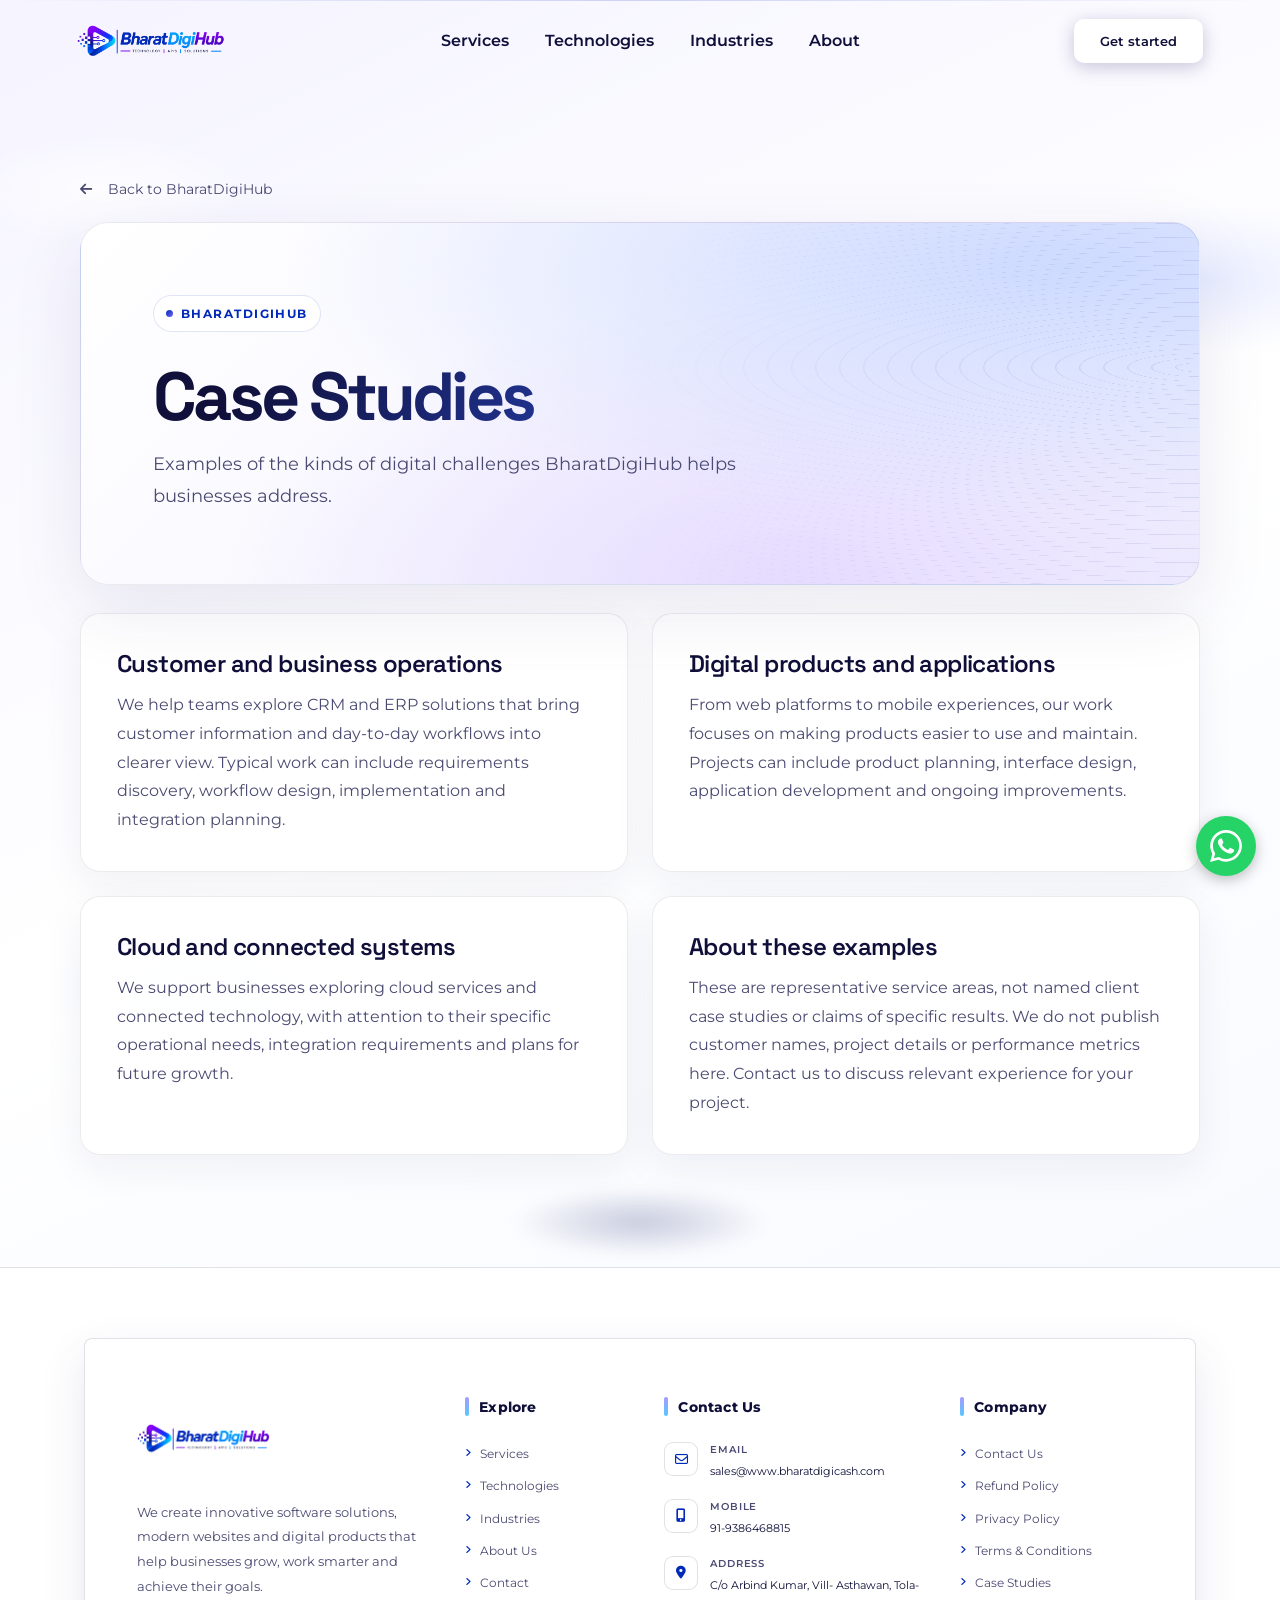
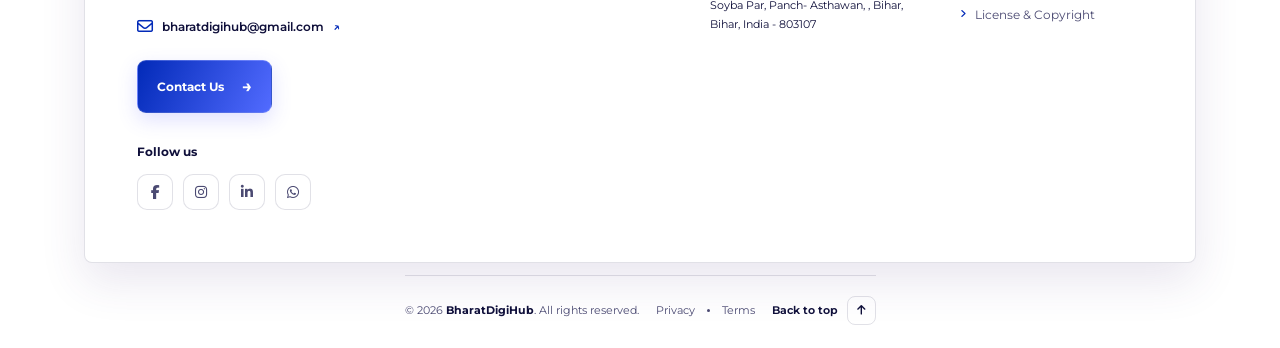
<file: case-study.html>
<!DOCTYPE html>
<html lang="en">
<head>
  <meta charset="utf-8">
  <meta name="viewport" content="width=device-width, initial-scale=1, viewport-fit=cover">
  <title>Case Studies | BharatDigiHub</title>
  <meta name="description" content="Examples of the kinds of digital challenges BharatDigiHub helps businesses address.">
  <meta name="keywords" content="fintech case studies, web development projects, digital product development, business software, BharatDigiHub">
  <meta name="author" content="BharatDigiHub">
  <meta name="robots" content="index, follow">
  <meta name="theme-color" content="#f5f4ff">
  <meta property="og:type" content="article">
  <meta property="og:site_name" content="BharatDigiHub">
  <meta property="og:title" content="Case Studies | BharatDigiHub">
  <meta property="og:description" content="Explore representative fintech, software, and digital product challenges BharatDigiHub helps businesses address.">
  <meta property="og:locale" content="en_IN">
  <meta name="twitter:card" content="summary">
  <meta name="twitter:title" content="Case Studies | BharatDigiHub">
  <meta name="twitter:description" content="Explore representative fintech, software, and digital product challenges BharatDigiHub helps businesses address.">
  <link rel="preconnect" href="https://fonts.googleapis.com">
  <link rel="preconnect" href="https://fonts.gstatic.com" crossorigin>
  <link href="https://fonts.googleapis.com/css2?family=Montserrat:wght@400;500;600;700&display=swap" rel="stylesheet">
  <link href="https://fonts.googleapis.com/css2?family=Space+Grotesk:wght@400;500;700&display=swap" rel="stylesheet">
  <link rel="stylesheet" href="assets/css/main.css">
  <link rel="stylesheet" href="assets/css/header.css">
  <link rel="stylesheet" href="assets/css/footer.css">
  <link rel="stylesheet" href="assets/css/info-pages.css">
  <link rel="stylesheet" href="assets/css/whatsapp-float.css">
  <link rel="stylesheet" href="assets/css/cloud-design.css">
  <link rel="stylesheet" href="https://cdnjs.cloudflare.com/ajax/libs/font-awesome/6.7.2/css/all.min.css">
  <script src="assets/js/site-chrome.js" defer></script>
</head>
<body id="top" class="cloud-page cloud-info">
    <header class="navbar">
      <a class="logo" href="./#top" aria-label="BharatDigiHub home">
        <img src="assets/image/logo/logo.png" alt="BharatDigiHub logo" height="50">
      </a>
      <nav id="primary-navigation" aria-label="Main">
        <a href="./#services">Services</a><a href="./#stack">Technologies</a><a href="./#industries">Industries</a><a
          href="./#story">About</a>
      </nav>
      <a class="btn navbar-cta" href="./#contact">Get started</a>
      <details class="mobile-navigation">
        <summary class="navbar-toggle" aria-label="Open navigation menu">
          <span></span><span></span><span></span>
        </summary>
        <nav aria-label="Mobile main">
          <a href="./#services">Services</a>
          <a href="./#stack">Technologies</a>
          <a href="./#industries">Industries</a>
          <a href="./#story">About</a>
          <a class="btn primary mobile-menu-cta" href="./#contact">Get started <span aria-hidden="true">→</span></a>
        </nav>
      </details>
    </header>
<main class="info-page">
  <div class="shadow-blob" aria-hidden="true"></div>
  <div class="info-page-inner">
    <a class="info-page-breadcrumb" href="./#top"><i class="fa-solid fa-arrow-left" aria-hidden="true"></i>&nbsp; Back to BharatDigiHub</a>
    <header class="info-page-header"><span class="eyebrow">BHARATDIGIHUB</span><h1>Case Studies</h1><p>Examples of the kinds of digital challenges BharatDigiHub helps businesses address.</p></header>
    <div class="info-page-content info-case-layout">
      <section class="info-page-section" aria-labelledby="operations"><h2 id="operations">Customer and business operations</h2><p>We help teams explore CRM and ERP solutions that bring customer information and day-to-day workflows into clearer view. Typical work can include requirements discovery, workflow design, implementation and integration planning.</p></section>
      <section class="info-page-section" aria-labelledby="digital-products"><h2 id="digital-products">Digital products and applications</h2><p>From web platforms to mobile experiences, our work focuses on making products easier to use and maintain. Projects can include product planning, interface design, application development and ongoing improvements.</p></section>
      <section class="info-page-section" aria-labelledby="cloud-systems"><h2 id="cloud-systems">Cloud and connected systems</h2><p>We support businesses exploring cloud services and connected technology, with attention to their specific operational needs, integration requirements and plans for future growth.</p></section>
      <section class="info-page-section" aria-labelledby="examples"><h2 id="examples">About these examples</h2><p>These are representative service areas, not named client case studies or claims of specific results. We do not publish customer names, project details or performance metrics here. Contact us to discuss relevant experience for your project.</p></section>
    </div>
  </div></main>
  <footer class="site-footer" id="footer">
    <div class="footer-glow"></div>
    <div class="footer-dots"></div>

    <div class="footer-main">

      <!-- Brand -->
      <div class="footer-brand">
        <a class="footer-logo" href="./#top" aria-label="BharatDigiHub home">
          <img src="assets/image/logo/logo.png" alt="BharatDigiHub Logo" width="140" height="100">
        </a>

        <p class="footer-description">
          We create innovative software solutions, modern websites
          and digital products that help businesses grow, work smarter
          and achieve their goals.
        </p>

        <a class="footer-email" href="mailto:bharatdigihub@gmail.com">
          <i class="fa-regular fa-envelope"></i>
          bharatdigihub@gmail.com
          <span aria-hidden="true">↗</span>
        </a>

        <a class="footer-cta" href="./#contact">
          Contact Us
          <span aria-hidden="true">→</span>
        </a>

        <div class="footer-social">
          <h3>Follow us</h3>

          <div class="social-icons">
            <!-- Replace # with your official profile URLs -->
            <a href="#" aria-label="Facebook" title="Facebook">
              <i class="fa-brands fa-facebook-f"></i>
            </a>

            <a href="#" aria-label="Instagram" title="Instagram">
              <i class="fa-brands fa-instagram"></i>
            </a>

            <a href="#" aria-label="LinkedIn" title="LinkedIn">
              <i class="fa-brands fa-linkedin-in"></i>
            </a>

            <a href="https://wa.me/919386468815" aria-label="WhatsApp" title="WhatsApp" target="_blank"
              rel="noopener noreferrer">
              <i class="fa-brands fa-whatsapp"></i>
            </a>
          </div>
        </div>
      </div>

      <!-- Explore -->
      <div class="footer-column">
        <h3><span class="footer-heading-line"></span>Explore</h3>

        <a href="./#services"><i class="fa-solid fa-angle-right"></i> Services</a>
        <a href="./#stack"><i class="fa-solid fa-angle-right"></i> Technologies</a>
        <a href="./#industries"><i class="fa-solid fa-angle-right"></i> Industries</a>
        <a href="./#story"><i class="fa-solid fa-angle-right"></i> About Us</a>
        <a href="contactus"><i class="fa-solid fa-angle-right"></i> Contact</a>
      </div>

      <!-- Contact details -->
      <div class="footer-column footer-contact">
        <h3><span class="footer-heading-line"></span>Contact Us</h3>

        <div class="footer-info">
          <span class="footer-info-icon">
            <i class="fa-regular fa-envelope"></i>
          </span>
          <div>
            <small>Email</small>
            <a href="mailto:sales@www.bharatdigicash.com">sales@www.bharatdigicash.com</a>
          </div>
        </div>

        <!-- <div class="footer-info">
          <span class="footer-info-icon">
            <i class="fa-solid fa-phone"></i>
          </span>
          <div>
            <small>Landline</small>
            <a href="tel:01145657842">011-45657842</a>
          </div>
        </div> -->

        <div class="footer-info">
          <span class="footer-info-icon">
            <i class="fa-solid fa-mobile-screen-button"></i>
          </span>
          <div>
            <small>Mobile</small>
            <a href="tel:+919386468815">91-9386468815</a>
          </div>
        </div>

        <div class="footer-info">
          <span class="footer-info-icon">
            <i class="fa-solid fa-location-dot"></i>
          </span>
          <div>
            <small>Address</small>
            <p>
              C/o Arbind Kumar, Vill- Asthawan, Tola- Soyba Par, Panch- Asthawan, , Bihar, Bihar, India - 803107
            </p>
          </div>
        </div>
      </div>

      <!-- Company policies -->
      <div class="footer-column">
        <h3><span class="footer-heading-line"></span>Company</h3>

        <a href="contactus">
          <i class="fa-solid fa-angle-right"></i> Contact Us
        </a>
        <a href="refund-policy">
          <i class="fa-solid fa-angle-right"></i> Refund Policy
        </a>
        <a href="privacy-policy">
          <i class="fa-solid fa-angle-right"></i> Privacy Policy
        </a>
        <a href="term_conditions">
          <i class="fa-solid fa-angle-right"></i> Terms &amp; Conditions
        </a>
        <a href="case-study">
          <i class="fa-solid fa-angle-right"></i> Case Studies
        </a>
        <a href="license">
          <i class="fa-solid fa-angle-right"></i> License &amp; Copyright
        </a>
      </div>

    </div>

    <!-- Bottom bar -->
    <div class="footer-bottom">
      <p>
        © <span id="footer-year">2026</span>
        <strong>BharatDigiHub</strong>.
        All rights reserved.
      </p>

      <div class="footer-legal">
        <a href="privacy-policy">Privacy</a>
        <span></span>
        <a href="term_conditions">Terms</a>
      </div>

      <a class="back-to-top" href="#top">
        Back to top <i class="fa-solid fa-arrow-up"></i>
      </a>
    </div>
  </footer>
  <a class="whatsapp-float" href="https://wa.me/919386468815" aria-label="Chat with us on WhatsApp" title="Chat with us on WhatsApp" target="_blank" rel="noopener noreferrer">
    <svg viewBox="0 0 24 24" aria-hidden="true" focusable="false">
      <path d="M17.472 14.382c-.297-.149-1.758-.867-2.03-.967-.273-.099-.471-.148-.67.15-.197.297-.767.966-.94 1.164-.173.198-.347.223-.644.075-.297-.149-1.255-.463-2.39-1.475-.883-.788-1.48-1.761-1.653-2.059-.173-.297-.018-.458.13-.606.134-.133.297-.347.446-.52.149-.174.198-.298.298-.497.099-.198.05-.372-.025-.521-.075-.149-.669-1.611-.916-2.206-.242-.579-.487-.5-.669-.51l-.57-.01c-.198 0-.52.074-.792.372s-1.04 1.016-1.04 2.479 1.064 2.875 1.213 3.074c.149.198 2.095 3.2 5.076 4.487.709.306 1.262.489 1.693.626.711.226 1.36.194 1.872.118.571-.085 1.758-.719 2.006-1.413.248-.694.248-1.289.173-1.413-.074-.124-.272-.198-.57-.347m-5.421 7.403h-.004a9.87 9.87 0 0 1-5.031-1.378l-.361-.214-3.741.982.999-3.648-.235-.374a9.86 9.86 0 0 1-1.51-5.26c.002-5.45 4.437-9.884 9.888-9.884 2.64 0 5.122 1.03 6.988 2.896a9.825 9.825 0 0 1 2.892 6.993c-.003 5.45-4.437 9.887-9.885 9.887m8.413-18.3A11.815 11.815 0 0 0 12.05 0C5.495 0 .16 5.335.157 11.892c0 2.096.547 4.142 1.588 5.946L.057 24l6.304-1.654a11.882 11.882 0 0 0 5.683 1.448h.005c6.554 0 11.89-5.335 11.893-11.893a11.821 11.821 0 0 0-3.478-8.413Z"/>
    </svg>
  </a>
</body>
</html>
</file>
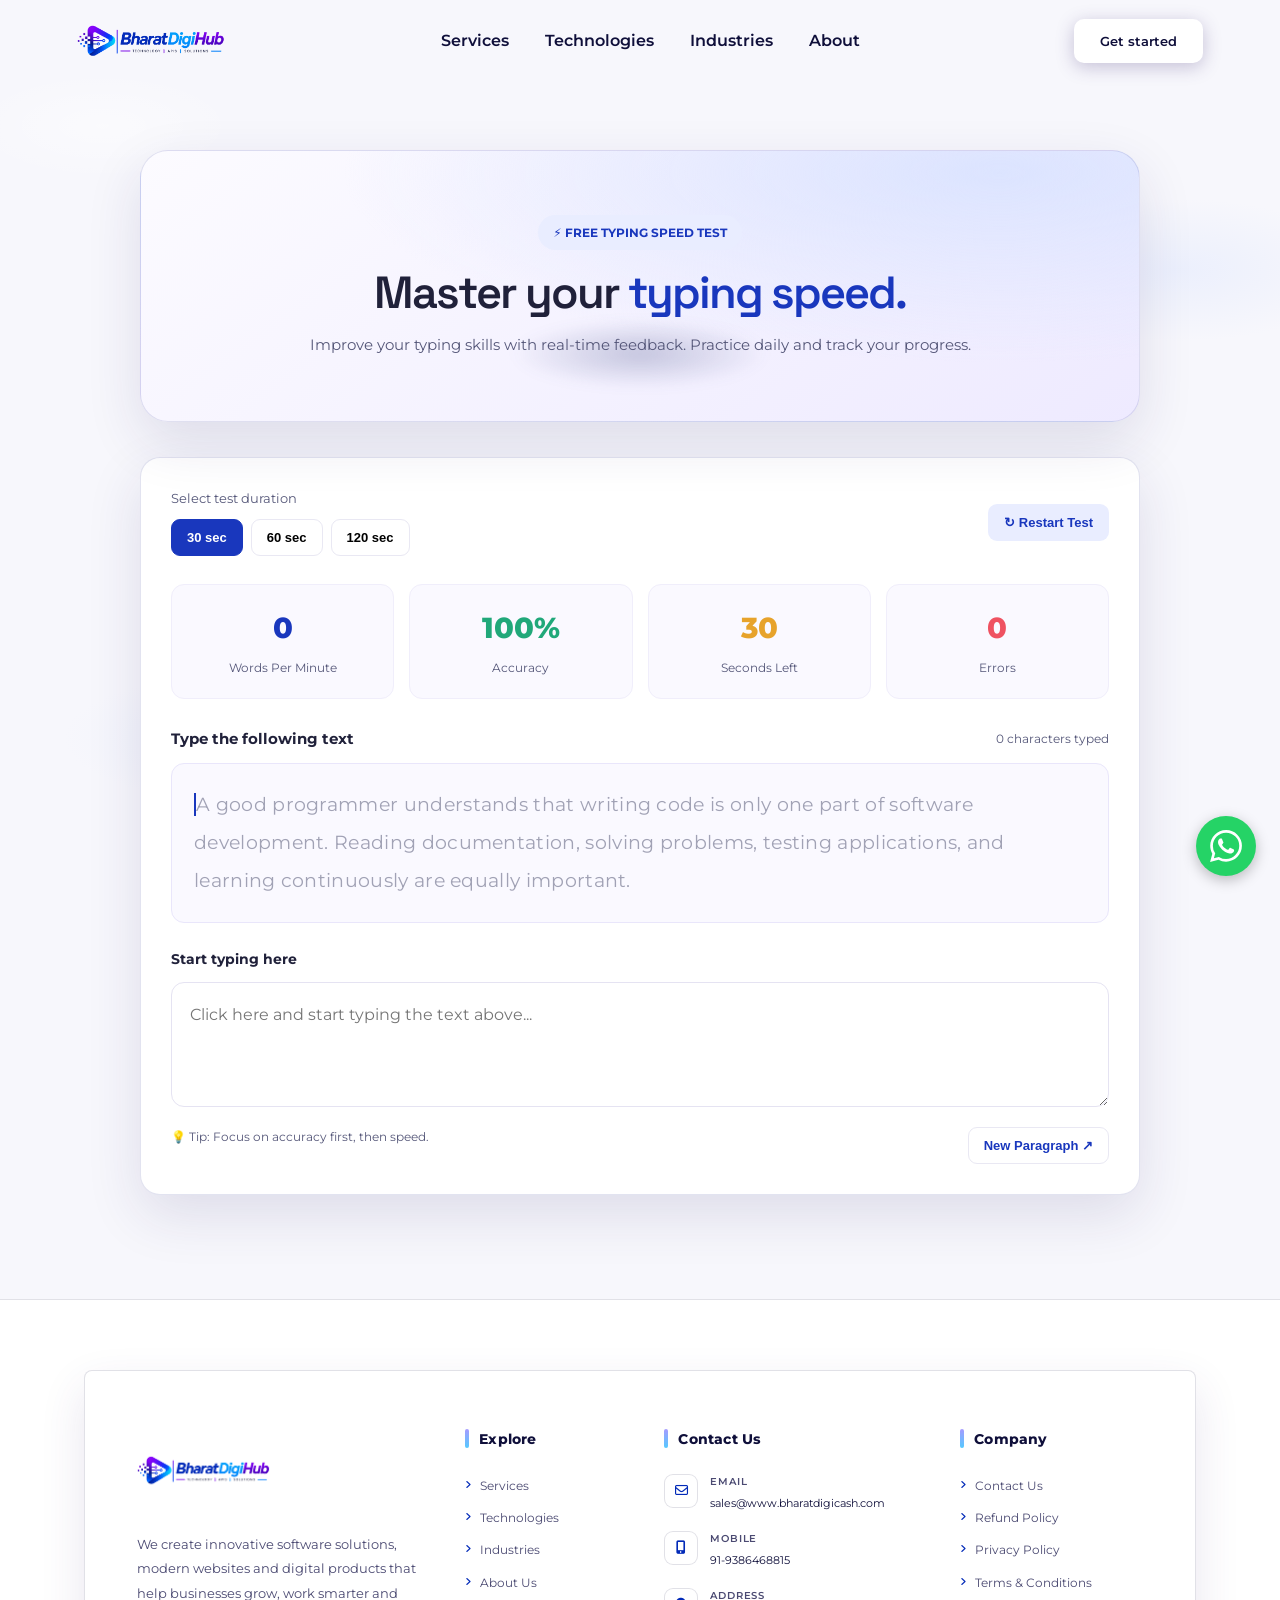
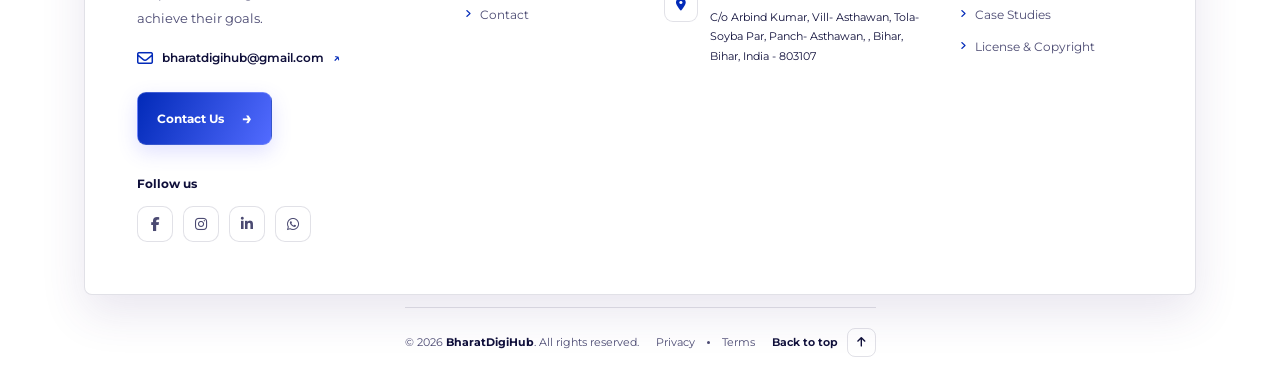
<file: typing.html>
<!DOCTYPE html>
<html lang="en">
<head>
    <meta charset="UTF-8">
    <meta name="viewport" content="width=device-width, initial-scale=1.0">
    <title>TypeMaster - Typing Speed Test</title>
    <meta name="description" content="Practice typing with TypeMaster, a browser-based typing speed test that helps you track your words per minute and accuracy.">
    <meta name="keywords" content="typing speed test, typing practice, words per minute test, typing accuracy">
    <meta name="robots" content="index, follow">
    <meta name="theme-color" content="#f7f7fc">
    <meta property="og:type" content="website">
    <meta property="og:title" content="TypeMaster - Typing Speed Test">
    <meta property="og:description" content="Practice typing and track your speed and accuracy with TypeMaster.">
    <meta name="twitter:card" content="summary">
    <meta name="twitter:title" content="TypeMaster - Typing Speed Test">
    <meta name="twitter:description" content="Practice typing and track your speed and accuracy with TypeMaster.">
    <link rel="stylesheet" href="assets/css/whatsapp-float.css">

    <link href="https://fonts.googleapis.com/css2?family=Montserrat:wght@400;500;600;700&family=Space+Grotesk:wght@400;500;700&display=swap" rel="stylesheet">
    <link rel="stylesheet" href="assets/css/main.css">
    <link rel="stylesheet" href="assets/css/header.css">
    <link rel="stylesheet" href="assets/css/footer.css">
    <link rel="stylesheet" href="https://cdnjs.cloudflare.com/ajax/libs/font-awesome/6.7.2/css/all.min.css">
    <style>
        * {
            margin: 0;
            padding: 0;
            box-sizing: border-box;
        }

        :root {
            --primary: #1937bd;
            --primary-light: #e9edff;
            --dark: #20213a;
            --typing-muted: #555779;
            --background: #f7f7fc;
            --correct: #20a879;
            --wrong: #ef5261;
        }

        body {
            font-family: 'Montserrat', system-ui, sans-serif;
            background: var(--background);
            color: var(--dark);
            min-height: 100vh;
        }

        /* Main container */

        .container {
            width: min(1000px, 92%);
            margin: 50px auto;
        }

        .typing-hero {
            text-align: center;
            margin-bottom: 35px;
        }

        .badge {
            display: inline-block;
            background: var(--primary-light);
            color: var(--primary);
            padding: 8px 15px;
            border-radius: 30px;
            font-size: 12px;
            font-weight: bold;
            margin-bottom: 18px;
        }

        .typing-hero h1 {
            font-size: clamp(30px, 5vw, 45px);
            margin-bottom: 14px;
            letter-spacing: -1.5px;
        }

        .typing-hero h1 span {
            color: var(--primary);
        }

        .typing-hero p {
            color: var(--typing-muted);
            font-size: 15px;
            line-height: 1.7;
        }

        /* Typing card */

        .typing-card {
            background: white;
            border-radius: 20px;
            padding: 30px;
            box-shadow: 0 12px 45px rgba(44, 40, 100, 0.06);
            border: 1px solid #eeedf8;
        }

        .test-toolbar {
            display: flex;
            justify-content: space-between;
            align-items: center;
            gap: 15px;
            flex-wrap: wrap;
            margin-bottom: 28px;
        }

        .section-label {
            font-size: 13px;
            color: var(--typing-muted);
            margin-bottom: 10px;
        }

        .time-options {
            display: flex;
            gap: 8px;
            flex-wrap: wrap;
        }

        .time-btn,
        .restart-btn,
        .new-text-btn {
            border: 1px solid #e9e8f3;
            border-radius: 9px;
            padding: 10px 15px;
            background: white;
            cursor: pointer;
            font-size: 13px;
            font-weight: 600;
            transition: 0.2s;
        }

        .time-btn:hover,
        .new-text-btn:hover {
            border-color: var(--primary);
            color: var(--primary);
        }

        .time-btn.active {
            background: var(--primary);
            color: white;
            border-color: var(--primary);
        }

        .restart-btn {
            background: var(--primary-light);
            color: var(--primary);
            border-color: transparent;
        }

        .restart-btn:hover {
            background: var(--primary);
            color: white;
        }

        /* Statistics */

        .stats {
            display: grid;
            grid-template-columns: repeat(4, 1fr);
            gap: 15px;
            margin-bottom: 28px;
        }

        .stat-box {
            padding: 20px 12px;
            background: #faf9ff;
            border: 1px solid #f0eefb;
            border-radius: 13px;
            text-align: center;
        }

        .stat-value {
            font-size: 29px;
            font-weight: 800;
            margin-bottom: 7px;
        }

        .stat-name {
            color: var(--typing-muted);
            font-size: 12px;
        }

        .stat-box:nth-child(1) .stat-value {
            color: var(--primary);
        }

        .stat-box:nth-child(2) .stat-value {
            color: var(--correct);
        }

        .stat-box:nth-child(3) .stat-value {
            color: #e7a32b;
        }

        .stat-box:nth-child(4) .stat-value {
            color: #ef5261;
        }

        /* Typing passage */

        .passage-heading {
            display: flex;
            justify-content: space-between;
            align-items: center;
            margin-bottom: 12px;
            gap: 10px;
        }

        .passage-heading h3 {
            font-size: 15px;
        }

        .passage-heading span {
            color: var(--typing-muted);
            font-size: 12px;
        }

        .passage {
            position: relative;
            min-height: 155px;
            padding: 22px;
            background: #faf9ff;
            border: 1px solid #e9e6fb;
            border-radius: 13px;
            font-size: 19px;
            line-height: 2;
            letter-spacing: 0.3px;
            color: #a1a2b5;
            overflow-wrap: anywhere;
            white-space: pre-wrap;
        }

        .passage span.correct {
            color: var(--correct);
        }

        .passage span.incorrect {
            color: var(--wrong);
            background: #ffe5e8;
            border-radius: 3px;
        }

        .passage span.current {
            border-left: 2px solid var(--primary);
            animation: blink 1s infinite;
        }

        @keyframes blink {
            0%, 100% { border-color: var(--primary); }
            50% { border-color: transparent; }
        }

        /* Input */

        .input-label {
            display: block;
            font-size: 14px;
            font-weight: bold;
            margin: 25px 0 12px;
        }

        .typing-input {
            width: 100%;
            min-height: 125px;
            resize: vertical;
            padding: 18px;
            border: 1.5px solid #e5e3f2;
            border-radius: 13px;
            outline: none;
            font-family: inherit;
            font-size: 16px;
            line-height: 1.7;
            color: var(--dark);
            transition: 0.2s;
            background: white;
        }

        .typing-input:focus {
            border-color: var(--primary);
            box-shadow: 0 0 0 4px rgba(102, 88, 245, 0.08);
        }

        .typing-input:disabled {
            background: #f5f5f9;
            cursor: not-allowed;
        }

        .input-hint {
            display: flex;
            justify-content: space-between;
            gap: 10px;
            flex-wrap: wrap;
            color: var(--typing-muted);
            font-size: 12px;
            margin-top: 12px;
        }

        .new-text-btn {
            color: var(--primary);
        }

        /* Result */

        .result {
            display: none;
            text-align: center;
            margin-top: 25px;
            padding: 25px;
            background: var(--primary-light);
            border-radius: 14px;
        }

        .result.show {
            display: block;
        }

        .result h2 {
            font-size: 25px;
            margin-bottom: 12px;
        }

        .result p {
            color: #66647e;
            line-height: 1.8;
            margin-bottom: 18px;
        }

        .result strong {
            color: var(--primary);
        }

        .result .restart-btn {
            background: var(--primary);
            color: white;
        }

        /* Responsive */

        @media (max-width: 600px) {
            .container {
                margin: 32px auto;
            }

            .typing-card {
                padding: 18px;
                border-radius: 15px;
            }

            .stats {
                grid-template-columns: repeat(2, 1fr);
                gap: 10px;
            }

            .stat-box {
                padding: 16px 8px;
            }

            .stat-value {
                font-size: 25px;
            }

            .passage {
                padding: 15px;
                font-size: 17px;
            }

            .test-toolbar {
                align-items: flex-start;
            }
        }
    </style>
    <link rel="stylesheet" href="assets/css/cloud-design.css">
    <script src="assets/js/site-chrome.js" defer></script>
</head>

<body id="top" class="cloud-page cloud-typing">

    <header class="navbar">
      <a class="logo" href="./#top" aria-label="BharatDigiHub home">
        <img src="assets/image/logo/logo.png" alt="BharatDigiHub logo" height="50">
      </a>
      <nav id="primary-navigation" aria-label="Main">
        <a href="./#services">Services</a><a href="./#stack">Technologies</a><a href="./#industries">Industries</a><a
          href="./#story">About</a>
      </nav>
      <a class="btn navbar-cta" href="./#contact">Get started</a>
      <details class="mobile-navigation">
        <summary class="navbar-toggle" aria-label="Open navigation menu">
          <span></span><span></span><span></span>
        </summary>
        <nav aria-label="Mobile main">
          <a href="./#services">Services</a>
          <a href="./#stack">Technologies</a>
          <a href="./#industries">Industries</a>
          <a href="./#story">About</a>
          <a class="btn primary mobile-menu-cta" href="./#contact">Get started <span aria-hidden="true">→</span></a>
        </nav>
      </details>
    </header>

    <main class="container">

        <!-- Hero -->
        <section class="typing-hero">
            <div class="shadow-blob" aria-hidden="true"></div>
            <div class="badge">⚡ FREE TYPING SPEED TEST</div>

            <h1>Master your <span>typing speed.</span></h1>

            <p>
                Improve your typing skills with real-time feedback.
                Practice daily and track your progress.
            </p>
        </section>

        <!-- Typing test -->
        <section class="typing-card">

            <div class="test-toolbar">
                <div>
                    <div class="section-label">Select test duration</div>

                    <div class="time-options">
                        <button class="time-btn active" data-time="30">
                            30 sec
                        </button>

                        <button class="time-btn" data-time="60">
                            60 sec
                        </button>

                        <button class="time-btn" data-time="120">
                            120 sec
                        </button>
                    </div>
                </div>

                <button class="restart-btn" id="restartBtn">
                    ↻ Restart Test
                </button>
            </div>

            <!-- Statistics -->
            <div class="stats">

                <div class="stat-box">
                    <div class="stat-value" id="wpm">0</div>
                    <div class="stat-name">Words Per Minute</div>
                </div>

                <div class="stat-box">
                    <div class="stat-value" id="accuracy">100%</div>
                    <div class="stat-name">Accuracy</div>
                </div>

                <div class="stat-box">
                    <div class="stat-value" id="timer">30</div>
                    <div class="stat-name">Seconds Left</div>
                </div>

                <div class="stat-box">
                    <div class="stat-value" id="errors">0</div>
                    <div class="stat-name">Errors</div>
                </div>

            </div>

            <!-- Passage -->
            <div class="passage-heading">
                <h3>Type the following text</h3>
                <span id="progress">0 characters typed</span>
            </div>

            <div class="passage" id="passage"></div>

            <!-- Typing input -->
            <label class="input-label" for="typingInput">
                Start typing here
            </label>

            <textarea
                class="typing-input"
                id="typingInput"
                placeholder="Click here and start typing the text above..."
                spellcheck="false"
                autocomplete="off"
                autocapitalize="off"
            ></textarea>

            <div class="input-hint">
                <span>💡 Tip: Focus on accuracy first, then speed.</span>

                <button class="new-text-btn" id="newTextBtn">
                    New Paragraph ↗
                </button>
            </div>

            <!-- Result -->
            <div class="result" id="result">
                <h2>🎉 Test Completed!</h2>
                <p id="resultText"></p>

                <button class="restart-btn" id="tryAgainBtn">
                    Try Again ↻
                </button>
            </div>

        </section>

    </main>

  <footer class="site-footer" id="footer">
    <div class="footer-glow"></div>
    <div class="footer-dots"></div>

    <div class="footer-main">

      <!-- Brand -->
      <div class="footer-brand">
        <a class="footer-logo" href="./#top" aria-label="BharatDigiHub home">
          <img src="assets/image/logo/logo.png" alt="BharatDigiHub Logo" width="140" height="100">
        </a>

        <p class="footer-description">
          We create innovative software solutions, modern websites
          and digital products that help businesses grow, work smarter
          and achieve their goals.
        </p>

        <a class="footer-email" href="mailto:bharatdigihub@gmail.com">
          <i class="fa-regular fa-envelope"></i>
          bharatdigihub@gmail.com
          <span aria-hidden="true">↗</span>
        </a>

        <a class="footer-cta" href="./#contact">
          Contact Us
          <span aria-hidden="true">→</span>
        </a>

        <div class="footer-social">
          <h3>Follow us</h3>

          <div class="social-icons">
            <!-- Replace # with your official profile URLs -->
            <a href="#" aria-label="Facebook" title="Facebook">
              <i class="fa-brands fa-facebook-f"></i>
            </a>

            <a href="#" aria-label="Instagram" title="Instagram">
              <i class="fa-brands fa-instagram"></i>
            </a>

            <a href="#" aria-label="LinkedIn" title="LinkedIn">
              <i class="fa-brands fa-linkedin-in"></i>
            </a>

            <a href="https://wa.me/919386468815" aria-label="WhatsApp" title="WhatsApp" target="_blank"
              rel="noopener noreferrer">
              <i class="fa-brands fa-whatsapp"></i>
            </a>
          </div>
        </div>
      </div>

      <!-- Explore -->
      <div class="footer-column">
        <h3><span class="footer-heading-line"></span>Explore</h3>

        <a href="./#services"><i class="fa-solid fa-angle-right"></i> Services</a>
        <a href="./#stack"><i class="fa-solid fa-angle-right"></i> Technologies</a>
        <a href="./#industries"><i class="fa-solid fa-angle-right"></i> Industries</a>
        <a href="./#story"><i class="fa-solid fa-angle-right"></i> About Us</a>
        <a href="contactus"><i class="fa-solid fa-angle-right"></i> Contact</a>
      </div>

      <!-- Contact details -->
      <div class="footer-column footer-contact">
        <h3><span class="footer-heading-line"></span>Contact Us</h3>

        <div class="footer-info">
          <span class="footer-info-icon">
            <i class="fa-regular fa-envelope"></i>
          </span>
          <div>
            <small>Email</small>
            <a href="mailto:sales@www.bharatdigicash.com">sales@www.bharatdigicash.com</a>
          </div>
        </div>

        <!-- <div class="footer-info">
          <span class="footer-info-icon">
            <i class="fa-solid fa-phone"></i>
          </span>
          <div>
            <small>Landline</small>
            <a href="tel:01145657842">011-45657842</a>
          </div>
        </div> -->

        <div class="footer-info">
          <span class="footer-info-icon">
            <i class="fa-solid fa-mobile-screen-button"></i>
          </span>
          <div>
            <small>Mobile</small>
            <a href="tel:+919386468815">91-9386468815</a>
          </div>
        </div>

        <div class="footer-info">
          <span class="footer-info-icon">
            <i class="fa-solid fa-location-dot"></i>
          </span>
          <div>
            <small>Address</small>
            <p>
              C/o Arbind Kumar, Vill- Asthawan, Tola- Soyba Par, Panch- Asthawan, , Bihar, Bihar, India - 803107
            </p>
          </div>
        </div>
      </div>

      <!-- Company policies -->
      <div class="footer-column">
        <h3><span class="footer-heading-line"></span>Company</h3>

        <a href="contactus">
          <i class="fa-solid fa-angle-right"></i> Contact Us
        </a>
        <a href="refund-policy">
          <i class="fa-solid fa-angle-right"></i> Refund Policy
        </a>
        <a href="privacy-policy">
          <i class="fa-solid fa-angle-right"></i> Privacy Policy
        </a>
        <a href="term_conditions">
          <i class="fa-solid fa-angle-right"></i> Terms &amp; Conditions
        </a>
        <a href="case-study">
          <i class="fa-solid fa-angle-right"></i> Case Studies
        </a>
        <a href="license">
          <i class="fa-solid fa-angle-right"></i> License &amp; Copyright
        </a>
      </div>

    </div>

    <!-- Bottom bar -->
    <div class="footer-bottom">
      <p>
        © <span id="footer-year">2026</span>
        <strong>BharatDigiHub</strong>.
        All rights reserved.
      </p>

      <div class="footer-legal">
        <a href="privacy-policy">Privacy</a>
        <span></span>
        <a href="term_conditions">Terms</a>
      </div>

      <a class="back-to-top" href="#top">
        Back to top <i class="fa-solid fa-arrow-up"></i>
      </a>
    </div>
  </footer>

    <script>
        const paragraphs = [
            "Learning to type faster requires regular practice and patience. Start slowly, focus on accuracy, and gradually increase your speed. With consistent effort, you will become a confident typist.",

            "Technology has transformed the way people communicate, learn, and work. Computers help us solve complex problems, organize information, and connect with people around the world.",

            "Success does not happen overnight. Small improvements every day can create remarkable results over time. Stay focused on your goals, learn from mistakes, and never stop improving.",

            "Web development combines creativity and technical knowledge to build useful websites. HTML creates the structure, CSS controls the design, and JavaScript makes web pages interactive.",

            "A good programmer understands that writing code is only one part of software development. Reading documentation, solving problems, testing applications, and learning continuously are equally important.",

            "Reading books improves vocabulary, develops imagination, and helps people understand different perspectives. Spending a few minutes reading every day can have a positive impact on learning."
        ];

        const passage = document.getElementById("passage");
        const typingInput = document.getElementById("typingInput");

        const wpmDisplay = document.getElementById("wpm");
        const accuracyDisplay = document.getElementById("accuracy");
        const timerDisplay = document.getElementById("timer");
        const errorsDisplay = document.getElementById("errors");
        const progressDisplay = document.getElementById("progress");

        const result = document.getElementById("result");
        const resultText = document.getElementById("resultText");

        const timeButtons = document.querySelectorAll(".time-btn");

        let selectedTime = 30;
        let timeLeft = selectedTime;
        let timerInterval = null;
        let started = false;
        let finished = false;
        let currentParagraph = "";

        let correctCharacters = 0;
        let totalErrors = 0;

        // Select a random paragraph
        function getRandomParagraph() {
            const index = Math.floor(Math.random() * paragraphs.length);
            return paragraphs[index];
        }

        // Render the paragraph
        function renderPassage() {
            passage.innerHTML = "";

            [...currentParagraph].forEach((character, index) => {
                const span = document.createElement("span");

                span.textContent = character;

                if (index === 0) {
                    span.classList.add("current");
                }

                passage.appendChild(span);
            });
        }

        // Reset the typing test
        function resetTest(newParagraph = false, focusInput = true) {
            clearInterval(timerInterval);

            started = false;
            finished = false;
            timeLeft = selectedTime;

            correctCharacters = 0;
            totalErrors = 0;

            if (newParagraph || !currentParagraph) {
                currentParagraph = getRandomParagraph();
            }

            typingInput.value = "";
            typingInput.disabled = false;

            timerDisplay.textContent = timeLeft;
            wpmDisplay.textContent = "0";
            accuracyDisplay.textContent = "100%";
            errorsDisplay.textContent = "0";
            progressDisplay.textContent = "0 characters typed";

            result.classList.remove("show");

            renderPassage();

            if (focusInput) typingInput.focus();
        }

        // Calculate typing statistics
        function updateStats() {
            const typedText = typingInput.value;

            correctCharacters = 0;
            totalErrors = 0;

            for (let i = 0; i < typedText.length; i++) {
                if (
                    i < currentParagraph.length &&
                    typedText[i] === currentParagraph[i]
                ) {
                    correctCharacters++;
                } else {
                    totalErrors++;
                }
            }

            const elapsedTime = selectedTime - timeLeft;

            // WPM based on correct characters
            const minutes = elapsedTime / 60;

            const wpm = minutes > 0
                ? Math.round((correctCharacters / 5) / minutes)
                : 0;

            const accuracy = typedText.length > 0
                ? Math.round(
                    (correctCharacters / typedText.length) * 100
                )
                : 100;

            wpmDisplay.textContent = wpm;
            accuracyDisplay.textContent = accuracy + "%";
            errorsDisplay.textContent = totalErrors;

            progressDisplay.textContent =
                typedText.length + " characters typed";

            // Update character highlighting
            const spans = passage.querySelectorAll("span");

            spans.forEach((span, index) => {
                span.classList.remove(
                    "correct",
                    "incorrect",
                    "current"
                );

                if (index < typedText.length) {
                    if (typedText[index] === currentParagraph[index]) {
                        span.classList.add("correct");
                    } else {
                        span.classList.add("incorrect");
                    }
                }
            });

            // Highlight the next character
            const currentIndex = Math.min(
                typedText.length,
                spans.length - 1
            );

            if (spans[currentIndex] && !finished) {
                spans[currentIndex].classList.add("current");
            }

            // Move the passage to keep the current character visible
            if (spans[currentIndex]) {
                spans[currentIndex].scrollIntoView({
                    block: "nearest",
                    inline: "nearest",
                    behavior: "smooth"
                });
            }

            // Finish when the complete paragraph is typed
            if (
                typedText.length === currentParagraph.length &&
                typedText === currentParagraph
            ) {
                finishTest();
            }
        }

        // Start countdown
        function startTimer() {
            if (started || finished) return;

            started = true;

            timerInterval = setInterval(() => {
                timeLeft--;

                timerDisplay.textContent = timeLeft;

                updateStats();

                if (timeLeft <= 0) {
                    finishTest();
                }
            }, 1000);
        }

        // Finish test
        function finishTest() {
            if (finished) return;

            finished = true;
            started = false;

            clearInterval(timerInterval);

            typingInput.disabled = true;

            const elapsedTime = selectedTime - timeLeft;
            const minutes = elapsedTime / 60;

            const finalWpm = minutes > 0
                ? Math.round((correctCharacters / 5) / minutes)
                : 0;

            const accuracy = typingInput.value.length > 0
                ? Math.round(
                    (correctCharacters / typingInput.value.length) * 100
                )
                : 100;

            wpmDisplay.textContent = finalWpm;
            accuracyDisplay.textContent = accuracy + "%";
            errorsDisplay.textContent = totalErrors;

            resultText.innerHTML =
                "Your typing speed is <strong>" + finalWpm +
                " WPM</strong> with <strong>" + accuracy +
                "% accuracy</strong> and <strong>" + totalErrors +
                " errors</strong>.<br>Keep practicing to improve your score!";

            result.classList.add("show");
        }

        // Typing event
        typingInput.addEventListener("input", () => {
            if (finished) return;

            if (typingInput.value.length > 0 && !started) {
                startTimer();
            }

            updateStats();
        });

        // Time selection
        timeButtons.forEach(button => {
            button.addEventListener("click", () => {
                selectedTime = Number(button.dataset.time);

                timeButtons.forEach(btn => {
                    btn.classList.remove("active");
                });

                button.classList.add("active");

                resetTest();
            });
        });

        // Restart current paragraph
        document.getElementById("restartBtn")
            .addEventListener("click", () => {
                resetTest();
            });

        // Load a new paragraph
        document.getElementById("newTextBtn")
            .addEventListener("click", () => {
                resetTest(true);
            });

        // Try again with a new paragraph
        document.getElementById("tryAgainBtn")
            .addEventListener("click", () => {
                resetTest(true);
            });

        // Initialize website
        resetTest(true, false);
    </script>

    <a class="whatsapp-float" href="https://wa.me/919386468815" aria-label="Chat with us on WhatsApp" title="Chat with us on WhatsApp" target="_blank" rel="noopener noreferrer">
        <svg viewBox="0 0 24 24" aria-hidden="true" focusable="false">
            <path d="M17.472 14.382c-.297-.149-1.758-.867-2.03-.967-.273-.099-.471-.148-.67.15-.197.297-.767.966-.94 1.164-.173.198-.347.223-.644.075-.297-.149-1.255-.463-2.39-1.475-.883-.788-1.48-1.761-1.653-2.059-.173-.297-.018-.458.13-.606.134-.133.297-.347.446-.52.149-.174.198-.298.298-.497.099-.198.05-.372-.025-.521-.075-.149-.669-1.611-.916-2.206-.242-.579-.487-.5-.669-.51l-.57-.01c-.198 0-.52.074-.792.372s-1.04 1.016-1.04 2.479 1.064 2.875 1.213 3.074c.149.198 2.095 3.2 5.076 4.487.709.306 1.262.489 1.693.626.711.226 1.36.194 1.872.118.571-.085 1.758-.719 2.006-1.413.248-.694.248-1.289.173-1.413-.074-.124-.272-.198-.57-.347m-5.421 7.403h-.004a9.87 9.87 0 0 1-5.031-1.378l-.361-.214-3.741.982.999-3.648-.235-.374a9.86 9.86 0 0 1-1.51-5.26c.002-5.45 4.437-9.884 9.888-9.884 2.64 0 5.122 1.03 6.988 2.896a9.825 9.825 0 0 1 2.892 6.993c-.003 5.45-4.437 9.887-9.885 9.887m8.413-18.3A11.815 11.815 0 0 0 12.05 0C5.495 0 .16 5.335.157 11.892c0 2.096.547 4.142 1.588 5.946L.057 24l6.304-1.654a11.882 11.882 0 0 0 5.683 1.448h.005c6.554 0 11.89-5.335 11.893-11.893a11.821 11.821 0 0 0-3.478-8.413Z"/>
        </svg>
    </a>
</body>
</html>
</file>
<file: assets/css/main.css>
/* ============ RESET & TOKENS ============ */
:root{
  --bg:#dedceb; --bg2:#eceaf6; --ink:#0f0f3a; --muted:#4b4a72;
  --surface:rgba(255,255,255,.72);
  --surface-solid:#ffffff;
  --line:rgba(15,15,58,.12);
  --accent:#022ab8; --accent2:#090809;
  --btn:#fff; --btnink:#0f0f3a;
  --glow:rgba(214, 222, 255, 0.95);
  --shadow:rgba(70,50,120,.28);
  --radius:18px;
  --maxw:1200px;
}
@media (prefers-color-scheme:dark){
  :root:not([data-theme="light"]){--bg:#17162c;--bg2:#221f40;--ink:#f1efff;--muted:#b3b0d6;--surface:rgba(255,255,255,.07);--line:rgba(255,255,255,.14);--accent:#a98bff;--accent2:#ff8ad8;--btn:#f1efff;--btnink:#17162c;--glow:rgba(255,214,140,.35);--shadow:rgba(0,0,0,.5)}
}
:root[data-theme="dark"]{--bg:#17162c;--bg2:#221f40;--ink:#f1efff;--muted:#b3b0d6;--surface:rgba(255,255,255,.07);--line:rgba(255,255,255,.14);--accent:#a98bff;--accent2:#ff8ad8;--btn:#f1efff;--btnink:#17162c;--glow:rgba(255,214,140,.35);--shadow:rgba(0,0,0,.5)}
*{box-sizing:border-box;margin:0}
html{scroll-padding-top:env(safe-area-inset-top,0px);scroll-behavior:smooth}
body{background:var(--bg);color:var(--ink);font-family:'Montserrat',system-ui,-apple-system,'Segoe UI',sans-serif;line-height:1.6;overflow-x:hidden}
a{color:inherit;text-decoration:none}
:focus-visible{outline:2px solid var(--accent);outline-offset:3px}

/* header */
header{position:absolute;inset:0 0 auto;z-index:5;display:flex;align-items:center;justify-content:space-between;padding:28px clamp(20px,6vw,90px)}
.logo{display:flex;align-items:center;gap:10px;font-size:26px;font-weight:500;letter-spacing:.5px}
nav{display:flex;gap:36px;font-size:13px;font-weight:600}
nav a:hover{color:var(--accent)}
.btn{background:var(--btn);color:var(--btnink);font-weight:600;font-size:13px;padding:12px 26px;border-radius:10px;box-shadow:0 4px 18px var(--shadow);display:inline-block}
.btn:hover{transform:translateY(-1px)}

/* hero */
.hero{position:relative;min-height:100vh;min-height:100svh;display:flex;align-items:center;padding:120px clamp(20px,6vw,90px) 60px;
  background:radial-gradient(ellipse 70% 55% at 35% 25%,var(--glow),transparent 70%),linear-gradient(160deg,var(--bg2),var(--bg));overflow:hidden}
.hero::before{content:"";position:absolute;inset:0;background:
  linear-gradient(115deg,transparent 48%,var(--line) 48.1%,transparent 48.3%),
  linear-gradient(25deg,transparent 60%,var(--line) 60.1%,transparent 60.3%);opacity:.8}
.copy{position:relative;z-index:2;max-width:560px}
h1{font-size:clamp(40px,6vw,66px);line-height:1.1;font-weight:600;letter-spacing:-.5px}
.copy p{margin:22px 0 32px;font-size:18px;color:var(--muted);max-width:420px}
.cta{display:flex;gap:14px;flex-wrap:wrap}
.btn.primary{background:linear-gradient(135deg,var(--accent),var(--accent2));color:#fff}
.tube{position:absolute;right:max(-60px,calc(50% - 560px));top:0;height:100%;width:min(52vw,640px);z-index:1}
.tube svg{width:100%;height:100%;overflow:visible}
.svg-tech-badge rect {
  fill: #022ab8; /* badge background */
  stroke: #fff;     /* badge border */
}

.svg-tech-badge text {
  fill: #fff;       /* label text */
}{fill:url(#gold);stroke:#fff;stroke-width:1.5;filter:drop-shadow(0 4px 5px rgba(85,58,12,.2))}
.svg-tech-badge text{fill:#fff;font-family:'Montserrat',sans-serif;font-size:11px;font-weight:700;text-anchor:middle}
.hero-project-scene{position:absolute;right:clamp(0px,3vw,42px);bottom:4%;z-index:2;width:min(440px,40vw);height:auto;overflow:visible;pointer-events:none}
.delivery-route{opacity:.7;animation:delivery-dashes 1s linear infinite}
@keyframes delivery-dashes{to{stroke-dashoffset:-12}}
.shadow-blob{position:absolute;left:46%;bottom:18%;width:260px;height:70px;background:radial-gradient(ellipse,var(--shadow),transparent 70%);filter:blur(6px);z-index:0}
@media (max-width:820px){nav{display:none}.tube{opacity:.45;right:-25%;width:90vw}.tube .svg-tech-badge{display:none}.hero-project-scene{display:none}.copy{max-width:100%}}

/* sections */
section{padding:96px clamp(20px,6vw,90px)}
.head{max-width:640px;margin-bottom:48px}
h2{font-size:clamp(28px,4vw,42px);line-height:1.2;font-weight:600}
.head p{margin-top:14px;color:var(--muted)}

/* stats strip */
.strip{display:grid;grid-template-columns:repeat(auto-fit,minmax(160px,1fr));gap:24px;padding:36px clamp(20px,6vw,90px);border-block:1px solid var(--line);background:var(--bg2)}
.strip b{display:block;font-size:30px;font-weight:600}
.strip span{font-size:14px;color:var(--muted)}

/* services */
.services{display:grid;grid-template-columns:repeat(auto-fit,minmax(240px,1fr));gap:0;border:1px solid var(--line);border-radius:18px;overflow:hidden;background:var(--surface)}
.services div{padding:30px;border-right:1px solid var(--line)}
.services div:last-child{border-right:0}
.services h3{font-size:18px;margin-bottom:8px}
.services p{font-size:15px;color:var(--muted)}

/* tech stack */
.stack{overflow-x:clip;background:var(--bg2)}
.stack .row{display:flex;flex-wrap:wrap;justify-content:center;gap:24px}
.stack .row>.card{flex:0 1 18rem}
.tabs{display:flex;flex-wrap:wrap;gap:10px;margin-bottom:32px}
.tabs button{font:inherit;font-size:14px;font-weight:600;padding:10px 20px;border-radius:999px;border:1px solid var(--line);background:transparent;color:var(--ink);cursor:pointer}
.tabs button[aria-selected="true"]{background:linear-gradient(135deg,var(--accent),var(--accent2));color:#fff;border-color:transparent}
.grid{display:grid;grid-template-columns:repeat(auto-fill,minmax(120px,1fr));gap:24px 16px}
.tech{display:flex;flex-direction:column;align-items:center;gap:10px;text-align:center;font-weight:600;font-size:13px}
.tech i{height:58px;display:grid;place-items:center;font-size:48px;font-style:normal;animation:tech-float 2.4s ease-in-out infinite;animation-delay:calc(var(--tech-index,0) * -150ms)}
.tech .tech-mark{width:58px;color:var(--tech-color);font-size:24px;font-weight:700}
@keyframes tech-float{0%,100%{transform:translateY(0)}50%{transform:translateY(-12px)}}
.tech[hidden]{display:none}

/* contact / footer */
.contact{text-align:center}
.contact h2{max-width:620px;margin:0 auto 24px}
footer{padding:28px clamp(20px,6vw,90px);display:flex;justify-content:space-between;flex-wrap:wrap;gap:12px;border-top:1px solid var(--line);font-size:13px;color:var(--muted)}
@media (prefers-reduced-motion:reduce){*{scroll-behavior:auto}.tech i,.delivery-route{animation:none}.svg-tech-badge,.project-chip{display:none}.machine-arm animateTransform,.installed-tech animate{display:none}}

/* story, partners and industries */
.eyebrow{display:inline-block;margin-bottom:14px;color:var(--accent);font-size:11px;font-weight:700;letter-spacing:.16em}
.story{display:grid;grid-template-columns:minmax(0,1fr) minmax(300px,.85fr);align-items:center;gap:clamp(44px,8vw,110px)}
.story-copy{max-width:620px}
.story-copy h2{max-width:570px}
.story-copy p,.contact-intro>p{margin-top:18px;color:var(--muted);font-size:15px}
.text-link{display:inline-flex;align-items:center;gap:10px;margin-top:24px;color:var(--accent);font-size:14px;font-weight:700}
.text-link span,.promise .btn span,.contact-form .btn span,.newsletter-form .btn span{transition:transform .2s ease}
.text-link:hover span,.promise .btn:hover span,.contact-form .btn:hover span,.newsletter-form .btn:hover span{transform:translateX(4px)}
.story-card{position:relative;display:grid;min-height:360px;place-items:center;overflow:hidden;border:1px solid var(--line);border-radius:32px;background:radial-gradient(circle at 78% 20%,rgba(255,255,255,.75),transparent 34%),linear-gradient(145deg,var(--accent),var(--accent2));box-shadow:0 24px 60px var(--shadow);color:#fff}
.story-card-content{position:relative;z-index:1;display:flex;flex-direction:column;align-items:center;padding:35px;text-align:center}
.story-card .eyebrow{color:rgba(255,255,255,.76)}
.story-card-content strong{font-size:clamp(30px,4vw,46px);line-height:1.12;letter-spacing:-.04em}
.story-card-caption{max-width:240px;margin-top:18px;color:rgba(255,255,255,.82);font-size:13px}
.story-spark{margin-bottom:10px;font-size:42px}
.story-orbit{position:absolute;width:330px;height:330px;border:1px solid rgba(255,255,255,.24);border-radius:50%}
.orbit-one{transform:scaleX(1.5) rotate(-28deg)}
.orbit-two{transform:scaleX(1.5) rotate(28deg)}
.partners{padding:68px clamp(20px,6vw,90px);border-block:1px solid var(--line);background:var(--surface)}
.partners-heading{max-width:600px;margin:0 auto 34px;text-align:center}
.partners-heading h2{font-size:clamp(24px,3vw,34px)}
.partners-heading p{margin-top:10px;color:var(--muted);font-size:14px}
.partner-list{display:flex;justify-content:center;align-items:center;flex-wrap:wrap;gap:14px}
.partner-list span{padding:12px 20px;border:1px solid var(--line);border-radius:999px;background:var(--bg2);font-size:14px;font-weight:700;letter-spacing:-.02em}
.industries{background:var(--bg2)}
.industry-grid{display:grid;grid-template-columns:repeat(4,minmax(0,1fr));gap:14px}
.industry-card{min-height:190px;padding:24px;border:1px solid var(--line);border-radius:18px;background:var(--surface);transition:transform .2s ease,border-color .2s ease,box-shadow .2s ease}
.industry-card:hover{transform:translateY(-4px);border-color:var(--accent);box-shadow:0 12px 26px var(--shadow)}
.industry-card>span{display:grid;width:42px;height:42px;place-items:center;border-radius:13px;background:linear-gradient(135deg,var(--accent),var(--accent2));color:white;font-size:22px;font-weight:700}
.industry-card h3{margin-top:17px;font-size:15px}
.industry-card p{margin-top:7px;color:var(--muted);font-size:12px;line-height:1.55}

/* promise and client experience */
.promise{display:flex;justify-content:space-between;align-items:center;gap:30px;margin:0 clamp(20px,6vw,90px);padding:clamp(30px,5vw,58px);border-radius:26px;background:linear-gradient(120deg,#6c35ce,#bf48a4);color:white}
.promise .eyebrow{color:rgba(255,255,255,.75)}
.promise h2{max-width:650px;font-size:clamp(27px,4vw,42px)}
.promise p{margin-top:10px;color:rgba(255,255,255,.8)}
.promise .btn{flex:none;display:inline-flex;align-items:center;gap:12px}
.testimonials .head{text-align:center;margin-inline:auto}
.testimonial-grid{display:grid;grid-template-columns:repeat(3,minmax(0,1fr));gap:18px}
.testimonial-card{position:relative;min-height:245px;padding:28px;border:1px solid var(--line);border-radius:20px;background:var(--surface)}
.quote-mark{display:block;height:45px;color:var(--accent);font-size:46px;font-weight:700;line-height:1}
.testimonial-card h3{margin-top:10px;font-size:18px}
.testimonial-card p{margin-top:10px;color:var(--muted);font-size:14px}
.testimonial-label{display:block;margin-top:24px;color:var(--accent);font-size:10px;font-weight:700;letter-spacing:.14em}

/* contact and newsletter */
.contact{display:grid;grid-template-columns:minmax(0,.9fr) minmax(320px,1.1fr);align-items:start;gap:clamp(40px,8vw,110px);background:var(--bg2);text-align:left}
.contact-intro h2{max-width:480px}
.contact-note{display:flex;align-items:center;gap:14px;margin-top:32px;padding:18px;border:1px solid var(--line);border-radius:16px;background:var(--surface);font-size:13px}
.contact-note>span:first-child{display:grid;width:42px;height:42px;place-items:center;border-radius:13px;background:linear-gradient(135deg,var(--accent),var(--accent2));color:white;font-size:22px}
.contact-note strong{color:var(--ink)}
.contact-form{display:grid;gap:10px;padding:clamp(22px,4vw,36px);border:1px solid var(--line);border-radius:22px;background:var(--surface);box-shadow:0 18px 45px var(--shadow)}
.contact-form>label:not(.consent){margin-top:6px;font-size:12px;font-weight:700}
.contact-form input:not([type=checkbox]),.contact-form textarea,.newsletter-form input{width:100%;padding:13px 15px;border:1px solid var(--line);border-radius:10px;background:var(--bg);color:var(--ink);font:inherit;font-size:13px}
.contact-form textarea{resize:vertical}
.contact-form input::placeholder,.contact-form textarea::placeholder,.newsletter-form input::placeholder{color:var(--muted);opacity:.8}
.consent{display:flex;align-items:center;gap:9px;margin:7px 0;font-size:12px;color:var(--muted)}
.consent input{accent-color:var(--accent)}
.consent a{text-decoration:underline;text-underline-offset:3px}
.contact-form .btn,.newsletter-form .btn{display:inline-flex;justify-content:center;align-items:center;gap:10px;border:0;cursor:pointer;font:inherit;font-size:13px}
.contact-form small,.newsletter-form small{color:var(--muted);font-size:11px}
.newsletter{--ink:#0f0f3a;--muted:#4b4a72;--bg:#dedceb;display:grid;grid-template-columns:1fr minmax(300px,.8fr);align-items:center;gap:38px;padding:64px clamp(20px,6vw,90px);border-top:1px solid rgba(15,15,58,.12);background:#fff;color:var(--ink)}
.newsletter-copy h2{font-size:clamp(25px,3vw,34px)}
.newsletter-copy p{margin-top:10px;color:var(--muted);font-size:14px}
.newsletter-form{display:grid;grid-template-columns:1fr auto;gap:10px}
.newsletter-form small{grid-column:1/-1}
.visually-hidden{position:absolute;width:1px;height:1px;padding:0;margin:-1px;overflow:hidden;clip:rect(0,0,0,0);white-space:nowrap;border:0}

.hero-wave{width:100%;height:100px;overflow:hidden;background:transparent;line-height:0}
.hero-wave svg{display:block;width:100%;height:100%}
@media(max-width:600px){.hero-wave{height:64px}}

/* From Uiverse.io by Cksunandh */ 
/* From Uiverse.io by Cksunandh */ 
.m2 {
  position: relative;
  width: 20vmin; /* Reduced size */
  height: 20vmin; /* Reduced size */
  background: linear-gradient(135deg, #1e1e24 10%, #050505 60%);
  display: flex;
  align-items: center;
  justify-content: center;
  user-select: none;
  animation: gradient-shift 5s ease-in-out infinite; /* Faster animation */
  background-size: 200% 200%; /* Gradient shift */
}

.m2 .logo {
  display: inline-block;
  vertical-align: baseline;
  user-select: none;
  font-size: 5vmin; /* Smaller font size */
  color: white;
  background-image: linear-gradient(to right, #626262, #fff);
  -webkit-text-fill-color: transparent;
  -webkit-background-clip: text;
  font-weight: bold;
}

.m2 .logo svg {
  margin-right: -1vmin;
  width: 5vmin; /* Smaller SVG size */
  height: 5vmin; /* Smaller SVG size */
}

.m2::before,
.m2::after {
  --size: 5px; /* Reduced glow size */
  content: "";
  position: absolute;
  top: calc(var(--size) / -2);
  left: calc(var(--size) / -2);
  width: calc(100% + var(--size));
  height: calc(100% + var(--size));
  background: radial-gradient(circle at 0 0, hsl(27deg 93% 60%), transparent),
    radial-gradient(circle at 100% 0, #00a6ff, transparent),
    radial-gradient(circle at 0 100%, #ff0056, transparent),
    radial-gradient(circle at 100% 100%, #6500ff, transparent);
}

.m2::after {
  --size: 2px; /* Reduced inner glow size */
  z-index: -1;
}

.m2::before {
  --size: 10px; /* Reduced outer glow size */
  z-index: -2;
  filter: blur(2vmin); /* Reduced blur */
  animation: blur-animation 3s ease-in-out alternate infinite; /* Faster blur animation */
}

/* Faster blur animation */
@keyframes blur-animation {
  to {
    filter: blur(3vmin);
    transform: scale(1.05);
  }
}

/* Faster gradient animation */
@keyframes gradient-shift {
  0% {
    background-position: 0% 50%;
  }
  50% {
    background-position: 100% 50%;
  }
  100% {
    background-position: 0% 50%;
  }
}
@font-face {
	font-family: "Aeonik Pro Regular";
	src: url("https://db.onlinewebfonts.com/t/12ff62164c9778917bddb93c6379cf47.eot");
	src: url("https://db.onlinewebfonts.com/t/12ff62164c9778917bddb93c6379cf47.eot?#iefix")
			format("embedded-opentype"),
		url("https://db.onlinewebfonts.com/t/12ff62164c9778917bddb93c6379cf47.woff2")
			format("woff2"),
		url("https://db.onlinewebfonts.com/t/12ff62164c9778917bddb93c6379cf47.woff")
			format("woff"),
		url("https://db.onlinewebfonts.com/t/12ff62164c9778917bddb93c6379cf47.ttf")
			format("truetype"),
		url("https://db.onlinewebfonts.com/t/12ff62164c9778917bddb93c6379cf47.svg#Aeonik Pro Regular")
			format("svg");
}



.card {
	position: relative;
	background: radial-gradient(circle at 50% 0%, #3a3a3a 0%, #1a1a1a 64%);
	box-shadow: inset 0 1.01rem 0.2rem -1rem #fff0,
		inset 0 -1.01rem 0.2rem -1rem #0000, 0 -1.02rem 0.2rem -1rem #fff0,
		0 1rem 0.2rem -1rem #0000, 0 0 0 1px #fff3, 0 4px 4px 0 #0004, 0 0 0 1px #333;
	width: 18rem;
	height: 24rem;
	border-radius: 1.8rem;
	color: #fff;
	padding: 1rem;
	display: flex;
	flex-direction: column;
	justify-content: end;
	transition: all 0.4s ease-in-out, translate 0.4s ease-out;
	&::before {
		content: "";
		display: block;
		--offset: 1rem;
		width: calc(100% + 2 * var(--offset));
		height: calc(100% + 2 * var(--offset));
		position: absolute;
		left: calc(-1 * var(--offset));
		right: calc(-1 * var(--offset));
		top: calc(-1 * var(--offset));
		bottom: calc(-1 * var(--offset));
		margin: auto;
		box-shadow: inset 0 0 0px 0.06rem #fff2;
		border-radius: 2.6rem;
		--ax: 4rem;
		clip-path: polygon(
			var(--ax) 0,
			0 0,
			0 var(--ax),
			var(--ax) var(--ax),
			var(--ax) calc(100% - var(--ax)),
			0 calc(100% - var(--ax)),
			0 100%,
			var(--ax) 100%,
			var(--ax) calc(100% - var(--ax)),
			calc(100% - var(--ax)) calc(100% - var(--ax)),
			calc(100% - var(--ax)) 100%,
			100% 100%,
			100% calc(100% - var(--ax)),
			calc(100% - var(--ax)) calc(100% - var(--ax)),
			calc(100% - var(--ax)) var(--ax),
			100% var(--ax),
			100% 0,
			calc(100% - var(--ax)) 0,
			calc(100% - var(--ax)) var(--ax),
			var(--ax) var(--ax)
		);
		transition: all 0.4s ease-in-out;
	}
	&:hover {
		translate: 0 -0.2rem;
	}
	&:hover::before {
		--offset: 0.5rem;
		--ax: 8rem;
		border-radius: 2.2rem;
		box-shadow: inset 0 0 0 0.08rem #fff1;
	}
	.light-layer {
		position: absolute;
		left: 0;
		top: 20%;
		height: 100%;
		width: 100%;
		transform-style: preserve-3d;
		perspective: 400px;
		.slit {
			position: absolute;
			left: 0;
			right: 0;
			top: 0;
			bottom: 0;
			margin: auto;
			width: 64%;
			height: 1.2rem;
			transform: rotateX(-76deg);
			background: #121212;
			box-shadow: 0 0 4px 0 #fff0;
			transition: all 0.4s ease-in-out;
		}
		.lumen {
			position: absolute;
			left: 0;
			right: 0;
			top: 0;
			bottom: 0;
			margin: auto;
			width: 100%;
			height: 100%;
			pointer-events: none;
			perspective: 400px;
			opacity: 0;
			transition: opacity 0.4s ease-in-out;
			.min {
				width: 70%;
				height: 3rem;
				background: linear-gradient(#fff0, #fffa);
				position: absolute;
				left: 0;
				right: 0;
				top: 0;
				bottom: 2.5rem;
				margin: auto;
				transform: rotateX(-42deg);
				opacity: 0.4;
			}
			.mid {
				width: 74%;
				height: 13rem;
				background: linear-gradient(#fff0, #fffa);
				position: absolute;
				left: 0;
				right: 0;
				top: 0;
				bottom: 10em;
				margin: auto;
				transform: rotateX(-42deg);
				filter: blur(1rem);
				opacity: 0.8;
				border-radius: 100% 100% 0 0;
			}
			.hi {
				width: 50%;
				height: 13rem;
				background: linear-gradient(#fff0, #fffa);
				position: absolute;
				left: 0;
				right: 0;
				top: 0;
				bottom: 12em;
				margin: auto;
				transform: rotateX(22deg);
				filter: blur(1rem);
				opacity: 0.6;
				border-radius: 100% 100% 0 0;
			}
		}
		.darken {
			position: absolute;
			left: 0;
			right: 0;
			top: 0;
			bottom: 0;
			margin: auto;
			width: 100%;
			height: 100%;
			pointer-events: none;
			perspective: 400px;
			transition: opacity 0.4s ease-in-out;
			opacity: 0.5;
			& > * {
				transition: opacity 0.4s ease-in-out;
			}
			.sl {
				width: 64%;
				height: 10rem;
				background: linear-gradient(#000, #0000);
				position: absolute;
				left: 0;
				right: 0;
				top: 9.6em;
				bottom: 0;
				margin: auto;
				filter: blur(0.2rem);
				opacity: 0.1;
				border-radius: 0 0 100% 100%;
				transform: rotateX(-22deg);
			}
			.ll {
				width: 62%;
				height: 10rem;
				background: linear-gradient(#000a, #0000);
				position: absolute;
				left: 0;
				right: 0;
				top: 11em;
				bottom: 0;
				margin: auto;
				filter: blur(0.8rem);
				opacity: 0.4;
				border-radius: 0 0 100% 100%;
				transform: rotateX(22deg);
			}
			.slt {
				width: 0.5rem;
				height: 4rem;
				background: linear-gradient(#0005, #0000);
				position: absolute;
				left: 0;
				right: 11.5rem;
				top: 3.9em;
				bottom: 0;
				margin: auto;
				opacity: 0.6;
				border-radius: 0 0 100% 100%;
				transform: skewY(42deg);
			}
			.srt {
				width: 0.5rem;
				height: 4rem;
				background: linear-gradient(#0005, #0000);
				position: absolute;
				right: 0;
				left: 11.5rem;
				top: 3.9em;
				bottom: 0;
				margin: auto;
				opacity: 0.6;
				border-radius: 0 0 100% 100%;
				transform: skewY(-42deg);
			}
		}
	}
	.content {
		.icon {
			position: absolute;
			top: 5rem;
			left: 0;
			right: 0;
			margin: auto;
			width: fit-content;
			filter: drop-shadow(0 -1.2rem 1px transparent);
			transition: filter 0.4s ease-in-out;
		}
		.bottom {
			position: relative;
			h4 {
				margin: 0;
				margin-bottom: 1rem;
				font-size: 1.2rem;
				color: #ccc;
			}
			p {
				margin: 0;
				padding-bottom: 0.6rem;
				color: #fff4;
				font-size: 0.6rem;
				font-weight: 100;
				border-bottom: 1px solid #fff1;
				max-width: 64%;
			}
			.toggle {
				position: absolute;
				right: 0;
				bottom: 0;
				height: 2rem;
				width: 4.8rem;
				border-radius: 0.6rem;
				background: #000;
				box-shadow: inset 0 -8px 8px 0.3rem #0004, inset 0 0 1px 0.3rem #ddd,
					inset 0 -2px 1px 0.3rem #fff, inset 0 1px 2px 0.3rem #0006,
					inset 0 0 1px 0.8rem #aaa;
				cursor: pointer;
				transition: all 0.4s ease-in-out;
				&::before {
					content: "";
					display: block;
					position: absolute;
					left: 0;
					right: 0;
					top: 0;
					bottom: 0;
					margin: auto;
					width: 3.4rem;
					height: 0.68rem;
					border-radius: 0.2rem;
					background: #000;
					transition: all 0.4s ease-in-out;
				}
				.handle {
					position: absolute;
					top: 0;
					bottom: 0.04rem;
					margin: auto;
					left: 0.68rem;
					width: 40%;
					height: 30%;
					background: #aaa;
					border-radius: 0.2rem;
					box-shadow: inset 0 1px 4px 0 #fff, inset 0 -1px 1px 0 #000a,
						0 0 1px 1px #0003, 1px 3px 6px 1px #000a;
					transition: all 0.4s ease-in-out;
				}
				&.active .handle {
					transform: translateX(1.58rem);
				}
				span {
					pointer-events: none;
					text-align: center;
					position: absolute;
					left: 0;
					right: 0;
					margin: auto;
					bottom: calc(100% + 0.4rem);
					font-size: 0.6rem;
					font-weight: 100;
					color: #555;
					opacity: 0;
					transition: opacity 0.4s ease-in-out;
				}
				&:hover span {
					opacity: 1;
				}
				&:not(.active):hover .handle {
					transform: translateX(0.2rem);
				}
			}
		}
	}
	&:has(.toggle.active) {
		box-shadow: inset 0 1.01rem 0.1rem -1rem #fffa, inset 0 -4rem 3rem -3rem #000a,
			0 -1.02rem 0.2rem -1rem #fffa, 0 1rem 0.2rem -1rem #000, 0 0 0 1px #fff2,
			0 4px 4px 0 #0004, 0 0 0 1px #333;
		.slit {
			background: #fff;
			box-shadow: 0 0 4px 0 #fff;
		}
		.lumen {
			opacity: 0.5;
		}
		.darken {
			opacity: 0.8;
			.sl {
				opacity: 0.2;
			}
			.ll {
				opacity: 1;
			}
			.slt {
				opacity: 1;
			}
			.srt {
				opacity: 1;
			}
		}
		.content {
			.icon {
				filter: drop-shadow(0 -1.2rem 2px #0003) brightness(1.64);
			}
			.toggle::before {
				background: #fffc;
				box-shadow: 0 0 0.3rem 0.2rem #fff7;
			}
			.handle {
				box-shadow: inset 0 1px 12px 0 #fff, inset 0 -1px 1px 0 #fffa,
					0 0 2px 1px #4443, 1px 3px 6px 1px #0004;
			}
		}
	}
}
.technology-section {
      width: min(1120px, 100%);
      margin: 0 auto;
      
    }

    .section-heading {
      margin-bottom: 30px;
      text-align: center;
    }

    .eyebrow {
      margin: 0 0 10px;
      color: var(--accent);
      font-size: .78rem;
      font-weight: 700;
      letter-spacing: .2em;
      text-transform: uppercase;
    }

    h1 {
      margin: 0;
      font-size: clamp(2rem, 4vw, 3.2rem);
      letter-spacing: -.04em;
    }

    .section-description {
      max-width: 620px;
      margin: 14px auto 0;
      color: var(--muted);
      line-height: 1.7;
    }

    .stack-list {
      display: grid;
      gap: 16px;
    }

    .stack-row {
      position: relative;
      isolation: isolate;
      display: grid;
      grid-template-columns: 190px minmax(0, 1fr);
      gap: 22px;
      align-items: center;
      min-height: 140px;
      padding: 20px;
      overflow: hidden;
      border: 1px solid #222b3a;
      border-radius: 20px;
      background: linear-gradient(115deg, rgba(22, 29, 42, .97), rgba(13, 18, 28, .97));
      transition: border-color .35s ease, box-shadow .35s ease;
    }

    /* A fixed wash of light: it fades in, but never travels across the row. */
    .stack-row::before {
      content: "";
      position: absolute;
      z-index: -1;
      inset: 0;
      pointer-events: none;
      opacity: 0;
      background: linear-gradient(
        90deg,
        rgba(var(--accent-rgb), .17) 0%,
        rgba(var(--accent-rgb), .09) 34%,
        rgba(var(--accent-rgb), .035) 68%,
        transparent 100%
      );
      transition: opacity .45s ease;
    }

    .stack-row:hover,
    .stack-row:focus-within {
      border-color: rgba(var(--accent-rgb), .48);
      box-shadow: 0 12px 36px rgba(0, 0, 0, .2), inset 0 0 0 1px rgba(var(--accent-rgb), .04);
    }

    .stack-row:hover::before,
    .stack-row:focus-within::before {
      opacity: 1;
    }

    .stack-info {
      min-width: 0;
      position: relative;
      z-index: 1;
      padding: 5px 12px 5px 4px;
      border-right: 1px solid rgba(148, 163, 184, .18);
    }

    .stack-number {
      display: block;
      margin-bottom: 9px;
      color: var(--accent);
      font-size: .72rem;
      font-weight: 800;
      letter-spacing: .16em;
    }

    .stack-info h2 {
      margin: 0 0 7px;
      font-size: 1.12rem;
      font-weight: 700;
    }

    .stack-info p {
      margin: 0;
      color: var(--muted);
      font-size: .86rem;
      line-height: 1.55;
    }

    .logo-window {
      min-width: 0;
      position: relative;
      z-index: 1;
      overflow: hidden;
      /* The edge fades are static; no light-beam animation is used. */
      mask-image: linear-gradient(90deg, transparent 0, #000 3%, #000 97%, transparent 100%);
      -webkit-mask-image: linear-gradient(90deg, transparent 0, #000 3%, #000 97%, transparent 100%);
    }

    .logo-track {
      display: flex;
      width: max-content;
      gap: 12px;
      animation: marquee 28s linear infinite;
    }

    .stack-row:hover .logo-track,
    .stack-row:focus-within .logo-track {
      animation-play-state: paused;
    }

    .logo-group {
      display: flex;
      flex: 0 0 auto;
      gap: 12px;
      padding-right: 12px;
    }

    .tech-card {
      --order: 0;
      display: flex;
      flex: 0 0 112px;
      min-height: 92px;
      flex-direction: column;
      align-items: center;
      justify-content: center;
      gap: 10px;
      padding: 12px 9px;
      border: 1px solid var(--card-border);
      border-radius: 14px;
      background: rgba(18, 24, 36, .94);
      text-align: center;
      opacity: .78;
      transform: translateY(0);
      transition:
        background-color .38s ease,
        border-color .38s ease,
        box-shadow .38s ease,
        opacity .38s ease,
        transform .38s ease,
        filter .38s ease;
      transition-delay: 0s;
    }

    .tech-icon {
      display: grid;
      width: 34px;
      height: 34px;
      place-items: center;
      color: var(--logo-color, #d8e1f0);
      font-size: 1.1rem;
      font-weight: 800;
      letter-spacing: -.06em;
      filter: grayscale(.2) brightness(.85);
      transition: filter .38s ease, transform .38s ease, text-shadow .38s ease;
    }

    .tech-name {
      color: #c4ccda;
      font-size: .78rem;
      font-weight: 600;
      white-space: nowrap;
      transition: color .38s ease;
    }

    /*
      The light is NOT a moving beam.
      Hovering the row illuminates cards in order, from left to right.
      Each card stays lit for as long as the pointer remains over the row.
    */
    .stack-row:hover .tech-card,
    .stack-row:focus-within .tech-card {
      background: rgba(28, 43, 61, .98);
      border-color: rgba(var(--accent-rgb), .55);
      box-shadow:
        0 0 18px rgba(var(--accent-rgb), .13),
        inset 0 0 18px rgba(var(--accent-rgb), .055);
      opacity: 1;
      transform: translateY(-2px);
      filter: brightness(1.08);
    }

    .stack-row:hover .tech-icon,
    .stack-row:focus-within .tech-icon {
      filter: grayscale(0) brightness(1.18);
      transform: scale(1.06);
      text-shadow: 0 0 15px rgba(var(--accent-rgb), .3);
    }

    .stack-row:hover .tech-name,
    .stack-row:focus-within .tech-name {
      color: #f3f8ff;
    }

    /* Stagger the turn-on timing. nth-child counts each logo from left to right. */
    .stack-row:hover .tech-card:nth-child(1),
    .stack-row:focus-within .tech-card:nth-child(1) { transition-delay: 0s; }
    .stack-row:hover .tech-card:nth-child(2),
    .stack-row:focus-within .tech-card:nth-child(2) { transition-delay: .07s; }
    .stack-row:hover .tech-card:nth-child(3),
    .stack-row:focus-within .tech-card:nth-child(3) { transition-delay: .14s; }
    .stack-row:hover .tech-card:nth-child(4),
    .stack-row:focus-within .tech-card:nth-child(4) { transition-delay: .21s; }
    .stack-row:hover .tech-card:nth-child(5),
    .stack-row:focus-within .tech-card:nth-child(5) { transition-delay: .28s; }
    .stack-row:hover .tech-card:nth-child(6),
    .stack-row:focus-within .tech-card:nth-child(6) { transition-delay: .35s; }
    .stack-row:hover .tech-card:nth-child(7),
    .stack-row:focus-within .tech-card:nth-child(7) { transition-delay: .42s; }
    .stack-row:hover .tech-card:nth-child(8),
    .stack-row:focus-within .tech-card:nth-child(8) { transition-delay: .49s; }

    @keyframes marquee {
      from { transform: translateX(0); }
      to { transform: translateX(-50%); }
    }


    /* Spotlight beam appears when an individual technology is hovered. */
    .spotlight-beam {
      position: absolute;
      z-index: 0;
      left: 0;
      top: 0;
      width: 0;
      height: 100%;
      opacity: 0;
      pointer-events: none;
      overflow: hidden;
      transition: opacity .28s ease, width .22s ease;
      background: linear-gradient(90deg, rgba(190,225,255,.02), rgba(190,225,255,.07) 45%, rgba(190,225,255,.18));
    }
    .spotlight-beam::before {
      content: "";
      position: absolute;
      inset: 0;
      background: radial-gradient(ellipse 115px 125% at 100% 50%,
        rgba(255,255,255,.72) 0%, rgba(177,222,255,.34) 17%,
        rgba(104,181,255,.14) 39%, transparent 74%);
      filter: blur(7px);
    }
    .spotlight-beam::after {
      content: "";
      position: absolute;
      top: 0;
      right: -2px;
      width: 3px;
      height: 100%;
      background: rgba(255,255,255,.96);
      box-shadow: 0 0 9px 4px rgba(255,255,255,.8), 0 0 26px 12px rgba(124,199,255,.45);
    }
    .tech-card.is-focused {
      position: relative;
      z-index: 2;
      border-color: rgba(210,239,255,.95) !important;
      background: rgba(51,72,96,.98) !important;
      box-shadow: 0 0 22px rgba(130,205,255,.48), 0 0 48px rgba(130,205,255,.22),
                  inset 0 0 18px rgba(255,255,255,.13) !important;
      transform: translateY(-3px) scale(1.035) !important;
      opacity: 1 !important;
    }
    .tech-card.is-focused .tech-icon {
      filter: brightness(1.45) grayscale(0) !important;
      text-shadow: 0 0 18px rgba(255,255,255,.55);
    }
    .tech-card.is-focused .tech-name { color: #fff !important; }
    .stack-row.spotlight-active::before { opacity: .3; }

    @media (max-width: 760px) {
      .technology-section .stack-row {
        grid-template-columns: 1fr;
        gap: 16px;
        padding: 17px;
      }
      .technology-section .stack-info {
        padding: 0 0 14px;
        border-right: 0;
        border-bottom: 1px solid red;
      }
      .technology-section .tech-card { flex-basis: 100px; min-height: 86px; }
    }

    @media (prefers-reduced-motion: reduce) {
      .technology-section *,
      .technology-section *::before,
      .technology-section *::after {
        animation-duration: .01ms !important;
        animation-iteration-count: 1 !important;
        scroll-behavior: auto !important;
        transition-duration: .01ms !important;
      }
      .technology-section .logo-track { animation: none; }
    }

.story {
    position: relative;
    isolation: isolate;
    overflow: hidden;

    display: grid;
    grid-template-columns: 1.1fr 0.9fr;
    align-items: center;
    gap: clamp(40px, 7vw, 100px);

    padding: clamp(60px, 9vw, 110px) clamp(24px, 7vw, 100px);
    background: #fff;
}

/* Decorative polygon background */
.story::before {
    content: "";
    position: absolute;
    z-index: -1;

    top: 8%;
    right: 0;
    bottom: 8%;
    width: 55%;

    background: linear-gradient(135deg, #f0eaff, #e3d8ff);

    clip-path: polygon(
        18% 0,
        100% 0,
        100% 85%,
        82% 100%,
        0 100%,
        12% 72%,
        5% 35%
    );

    pointer-events: none;
}

/* Story text */
.story-copy {
    position: relative;
    z-index: 1;
    max-width: 650px;
}

.story .eyebrow {
    display: inline-block;
    margin-bottom: 18px;
    color: #6f42d8;
    font-size: 12px;
    font-weight: 800;
    letter-spacing: 3px;
}

.story-copy h2 {
    margin: 0 0 24px;
    color: #17113b;
    font-size: clamp(30px, 4vw, 48px);
    line-height: 1.15;
    font-weight: 800;
}

.story-copy p {
    margin: 0 0 18px;
    color: #68657b;
    font-size: 16px;
    line-height: 1.85;
}

.story .text-link {
    display: inline-flex;
    align-items: center;
    gap: 10px;
    margin-top: 10px;
    color: #6f42d8;
    font-weight: 700;
    text-decoration: none;
}

.story .text-link span {
    font-size: 22px;
    transition: transform .25s ease;
}

.story .text-link:hover span {
    transform: translateX(6px);
}

/* Feature card */
.story-card {
    position: relative;
    isolation: isolate;
    overflow: hidden;

    min-height: 390px;
    display: flex;
    align-items: center;
    justify-content: center;

    padding: 40px;
    border-radius: 28px;

    background: linear-gradient(145deg, #6f42d8, #392078);
    box-shadow: 0 25px 65px rgba(65, 37, 130, .2);
}

/* Polygon overlay on the card */
.story-card::before {
    content: "";
    position: absolute;
    z-index: -1;
    inset: 0;

    background: rgba(255, 255, 255, .08);

    clip-path: polygon(
        45% 0,
        100% 0,
        100% 100%,
        15% 100%,
        60% 55%
    );
}

.story-card-content {
    position: relative;
    z-index: 2;
    display: flex;
    flex-direction: column;
    align-items: flex-start;
    gap: 20px;
    color: #fff;
}

.story-card-content .eyebrow {
    color: #d8c8ff;
    margin: 0;
}

.story-spark {
    font-size: 48px;
    color: #f5d778;
    line-height: 1;
}

.story-card-content strong {
    font-size: clamp(30px, 3.5vw, 44px);
    line-height: 1.2;
    font-weight: 800;
}

.story-card-caption {
    max-width: 280px;
    color: rgba(255, 255, 255, .8);
    font-size: 14px;
    line-height: 1.7;
}

/* Decorative orbit rings */
.story-orbit {
    position: absolute;
    z-index: 0;
    width: 280px;
    height: 280px;
    border: 1px solid rgba(255, 255, 255, .2);
    border-radius: 50%;
    pointer-events: none;
}

.orbit-one {
    top: -100px;
    right: -70px;
}

.orbit-two {
    right: -110px;
    bottom: -170px;
    width: 340px;
    height: 340px;
}

/* Responsive */
@media (max-width: 850px) {
    .story {
        grid-template-columns: 1fr;
        gap: 40px;
    }

    .story::before {
        top: 45%;
        width: 100%;
        height: 50%;
    }

    .story-card {
        min-height: 330px;
    }
}

@media (max-width: 480px) {
    .story {
        padding: 55px 20px;
    }

    .story-card {
        min-height: 300px;
        padding: 28px;
        border-radius: 22px;
    }
}

@media (prefers-reduced-motion: reduce) {
    .story .text-link span {
        transition: none;
    }
}

.partner-section {
    position: relative;
    overflow: hidden;
    padding: 65px 0;
    background: #fff;
}

.partner-heading {
    padding: 0 20px;
    margin: 0 auto 35px;
    text-align: center;
    max-width: 750px;
}

.partner-heading > span {
    display: inline-block;
    margin-bottom: 10px;
    color: #6f42d8;
    font-size: 12px;
    font-weight: 800;
    letter-spacing: 3px;
}

.partner-heading h2 {
    margin: 0 0 12px;
    color: #17113b;
    font-size: clamp(26px, 3.5vw, 38px);
    font-weight: 800;
}

.partner-heading p {
    margin: 0;
    color: #77718d;
    font-size: 15px;
    line-height: 1.7;
}

/* Marquee viewport */
.stats-background {
    position: relative;
    overflow: hidden;
    width: 100%;
    padding: 18px 0;

    background: linear-gradient(
        180deg,
        #fff,
        #f8f6ff,
        #fff
    );

    -webkit-mask-image: linear-gradient(
        to right,
        transparent,
        #000 7%,
        #000 93%,
        transparent
    );

    mask-image: linear-gradient(
        to right,
        transparent,
        #000 7%,
        #000 93%,
        transparent
    );
}

/* Moving logo track */
.partner-track {
    display: flex;
    align-items: center;
    width: max-content;
    gap: 28px;
    animation: partnerMarquee 32s linear infinite;
}

.partner-logo {
    flex: 0 0 175px;
    height: 95px;
    display: flex;
    align-items: center;
    justify-content: center;
    padding: 18px;

    background: #fff;
    border: 1px solid #eee9f8;
    border-radius: 15px;
    box-shadow: 0 5px 18px rgba(37, 20, 80, 0.05);

    transition: transform .25s ease, box-shadow .25s ease;
}

.partner-logo img {
    display: block;
    width: 100%;
    max-width: 140px;
    height: 52px;
    object-fit: contain;
}

.partner-text-logo {
    color: #280071;
    font-size: 30px;
    font-weight: 700;
    letter-spacing: .04em;
}

.partner-logo:hover {
    transform: translateY(-4px);
    box-shadow: 0 10px 25px rgba(37, 20, 80, 0.12);
}

@keyframes partnerMarquee {
    from {
        transform: translateX(0);
    }

    to {
        transform: translateX(calc(-50% - 14px));
    }
}

/* Pause while the user hovers */
.stats-background:hover .partner-track {
    animation-play-state: paused;
}

/* Mobile */
@media (max-width: 600px) {
    .partner-section {
        padding: 45px 0;
    }

    .partner-heading {
        margin-bottom: 25px;
    }

    .partner-track {
        gap: 16px;
        animation-duration: 25s;
    }

    .partner-logo {
        flex-basis: 140px;
        height: 78px;
        padding: 12px;
    }

    .partner-logo img {
        height: 42px;
    }
}

@media (prefers-reduced-motion: reduce) {
    .partner-track {
        animation: none;
        flex-wrap: wrap;
        width: 100%;
        justify-content: center;
        padding: 0 15px;
    }

    .stats-background {
        -webkit-mask-image: none;
        mask-image: none;
    }
}


/* ===== TECHNOLOGY SERVICES SECTION ===== */


.stack-text {
    position: relative;
    isolation: isolate;
    max-width: 600px;
    margin: 10px auto 40px;
    padding: 30px 20px;
    text-align: center;
    overflow: hidden;
}

/* Curved filament — outline only, no polygon */
.stack-text::before {
    content: "";
    position: absolute;
    z-index: -1;
    top: 5%;
    right: 15px;
    width: 45px;
    height: 90%;
    border-right: 2px solid rgba(118, 103, 255, 0.25);
    border-radius: 50%;
    pointer-events: none;
    transition: border-color 0.3s ease, filter 0.3s ease;
}

/* Light travels along the curved filament */
.stack-text::after {
    content: "";
    position: absolute;
    z-index: 0;
    top: 5%;
    right: 15px;
    width: 45px;
    height: 90%;
    border-right: 3px solid #7667ff;
    border-radius: 50%;
    pointer-events: none;

    /* Initially switched off */
    opacity: 0;
    clip-path: inset(0 0 100% 0);
    filter: drop-shadow(0 0 3px #7667ff);
}

/* Switch on and illuminate from top to bottom */
.stack-text:hover::after {
    opacity: 1;
    animation: filament-light 1s ease-in-out forwards;
}

.stack-text:hover::before {
    border-right-color: rgba(118, 103, 255, 0.6);
    filter: drop-shadow(0 0 5px rgba(118, 103, 255, 0.7));
}

@keyframes filament-light {
    0% {
        clip-path: inset(0 0 100% 0);
        filter: drop-shadow(0 0 2px #7667ff);
    }

    100% {
        clip-path: inset(0 0 0 0);
        filter: drop-shadow(0 0 9px #7667ff);
    }
}

/* TECHNOLOGY STACK */
.tech-stack-section {
    padding: 80px 20px;
    overflow: hidden;
    background: #f8faff;
    font-family: Arial, sans-serif;
}

.tech-stack-heading {
    text-align: center;
    margin: 0 auto 42px;
    max-width: 680px;
}

.tech-stack-heading > span {
    display: inline-block;
    margin-bottom: 12px;
    color: #6257e8;
    font-size: 11px;
    font-weight: 800;
    letter-spacing: 2px;
}

.tech-stack-heading h2 {
    margin: 0 0 12px;
    color: #172033;
    font-size: clamp(28px, 4vw, 42px);
    font-weight: 800;
}

.tech-stack-heading h2 strong {
    color: #6257e8;
}

.tech-stack-heading p {
    margin: 0;
    color: #778195;
    font-size: 15px;
    line-height: 1.7;
}

.tech-stack-list {
    max-width: 1000px;
    margin: auto;
    display: flex;
    flex-direction: column;
    gap: 14px;
}

/* Compact horizontal card */

/* Technology row */
.stack-row {
    display: grid;
    grid-template-columns: 215px minmax(0, 1fr);
    align-items: center;
    min-height: 100px;
    padding: 16px 22px;
    gap: 20px;

    border: 1px solid #e6eaf2;
    border-radius: 15px;
    background: #fff;
    box-shadow: 0 4px 15px rgba(25, 35, 75, 0.035);

    transition:
        border-color 0.3s ease,
        box-shadow 0.3s ease,
        transform 0.3s ease;
}

.stack-row:hover {
    border-color: #9c91ff;
    transform: translateY(-2px);
    box-shadow:
        0 0 8px rgba(0, 166, 255, 0.3),
        0 0 20px rgba(118, 103, 255, 0.18);
}

/* Soft light behind moving logos */
.logo-window {
    min-width: 0;
    overflow: hidden;
    position: relative;
    border-radius: 10px;
    transition: background 0.3s ease, box-shadow 0.3s ease;

    -webkit-mask-image: linear-gradient(
        to right, transparent, #000 4%, #000 96%, transparent
    );
    mask-image: linear-gradient(
        to right, transparent, #000 4%, #000 96%, transparent
    );
}

.stack-row:hover .logo-window {
    background: linear-gradient(
        90deg,
        rgba(171, 163, 239, 0.12),
        rgba(228, 226, 242, 0.35),
        rgba(0, 166, 255, 0.12)
    );
    box-shadow: 0 0 12px rgba(0, 166, 255, 0.18);
}

/* Start scrolling only when the row is hovered */
.logo-track {
    display: flex;
    width: max-content;
    animation: tech-scroll 28s linear infinite;
    animation-play-state: paused;
    will-change: transform;
}

.stack-row:hover .logo-track {
    animation-play-state: running;
}

@keyframes tech-scroll {
    from {
        transform: translateX(0);
    }
    to {
        transform: translateX(-50%);
    }
}

/* Fix invalid transition in technology pills */
.tech-logo {
    display: flex;
    flex: 0 0 auto;
    align-items: center;
    justify-content: center;
    gap: 7px;
    min-height: 42px;
    padding: 8px 12px;
    border: 1px solid #edf0f6;
    border-radius: 10px;
    background: #fbfcff;
    transition: background 0.25s ease, border-color 0.25s ease;
}

.tech-logo:hover {
    border-color: #c9c2ff;
    background: #f3f1ff;
}

/* Mobile: no hover required */
@media (max-width: 480px) {
    .stack-row {
        grid-template-columns: 1fr;
        gap: 15px;
        padding: 15px;
    }

    .logo-track {
        animation-play-state: running;
        animation-duration: 24s;
    }
}

/* Left category */
.stack-info {
    display: flex;
    align-items: center;
    gap: 12px;
    min-width: 0;
}

.stack-icon {
    display: grid;
    flex: 0 0 43px;
    width: 43px;
    height: 43px;
    place-items: center;
    border-radius: 12px;
    background: #190dc0;
    font-size: 21px;
}

.stack-info h3 {
    margin: 0 0 5px;
    color: #202940;
    font-size: 15px;
    font-weight: 750;
}

.stack-info p {
    margin: 0;
    color: #929bad;
    font-size: 11px;
}

/* Logo viewport */
.logo-window {
    min-width: 0;
    overflow: hidden;
    position: relative;

    /* Soft fade at the edges */
    -webkit-mask-image: linear-gradient(
        to right,
        transparent,
        #000 4%,
        #000 96%,
        transparent
    );
    mask-image: linear-gradient(
        to right,
        transparent,
        #000 4%,
        #000 96%,
        transparent
    );
}

/* Two identical groups make the loop seamless */
.logo-track {
    display: flex;
    width: max-content;
    animation: tech-scroll 28s linear infinite;
    will-change: transform;
}

/* Pause until cursor enters the card */
.stack-row:not(:hover) .logo-track {
    animation-play-state:running;
}

.logo-group {
    display: flex;
    align-items: center;
    flex-shrink: 0;
    gap: 12px;
    padding-right: 12px;
}

/* Small individual technology pills */
.tech-logo {
    display: flex;
    flex: 0 0 auto;
    align-items: center;
    justify-content: center;
    gap: 7px;
    min-height: 42px;
    padding: 8px 12px;
    border: 1px solid #edf0f6;
    border-radius: 10px;
    background: #fbfcff;
    transition: background .25s ease, border-color .25s ease;
}

.tech-logo:hover {
    border-color: #c9c2ff;
    background: #f3f1ff;
}

.tech-logo img {
    display: block;
    width: 21px;
    height: 21px;
    object-fit: contain;
}

.tech-logo span {
    color: #465168;
    font-size: 12px;
    font-weight: 700;
    white-space: nowrap;
}

/* Move the first logo group exactly one group-width */
@keyframes tech-scroll {
    from {
        transform: translateX(0);
    }
    to {
        transform: translateX(-50%);
    }
}

/* Tablet */
@media (max-width: 760px) {
    .tech-stack-section {
        padding: 60px 16px;
    }

    .stack-row {
        grid-template-columns: 150px minmax(0, 1fr);
        padding: 14px;
        gap: 12px;
    }

    .stack-info {
        gap: 9px;
    }

    .stack-icon {
        flex-basis: 36px;
        width: 36px;
        height: 36px;
        font-size: 17px;
    }

    .stack-info h3 {
        font-size: 13px;
    }

    .stack-info p {
        font-size: 10px;
    }

    .tech-logo {
        min-height: 38px;
        padding: 7px 9px;
    }

    .tech-logo img {
        width: 18px;
        height: 18px;
    }

    .tech-logo span {
        font-size: 11px;
    }
}

/* Mobile */
@media (max-width: 480px) {
    .stack-row {
        grid-template-columns: 1fr;
        gap: 15px;
        padding: 15px;
    }

    .logo-window {
        width: 100%;
    }

    .logo-track {
        animation-play-state: running;
        animation-duration: 24s;
    }

    .stack-row:not(:hover) .logo-track {
        animation-play-state: running;
    }
}

/* Accessibility */
@media (prefers-reduced-motion: reduce) {
    .logo-track {
        animation: none;
    }

    .stack-row {
        transition: none;
    }
}

/* Responsive layout refinements */
.hero-title {
  max-width: 660px;
  color: #049afc;
  font-size: clamp(2rem, 5.2vw, 3.25rem);
  line-height: 1.12;
  animation: hero-heading-enter .8s cubic-bezier(.2, .75, .25, 1) both;
}
.hero-title-bharat,
.hero-title-digi,
.hero-title-hub {
  display: inline-block;
  font-weight: 900;
  animation: hero-word-enter .65s cubic-bezier(.2, .75, .25, 1) both;
}
.hero-title-bharat { animation-delay: .12s; }
.hero-title-digi { animation-delay: .24s; }
.hero-title-hub { animation-delay: .36s; }
.hero-title-bharat { color: #022ab8; }
.hero-title-digi { color: #049afc; }
.hero-title-hub { color: #7502e3; }
.hero-title-tagline {
  display: inline-block;
  animation: hero-tagline-enter .7s cubic-bezier(.2, .75, .25, 1) .48s both;
}

.water-ripple {
  position: fixed;
  z-index: 9998;
  top: 0;
  left: 0;
  width: 58px;
  height: 22px;
  border: 1px solid rgba(71, 166, 224, .46);
  border-radius: 50%;
  background: radial-gradient(ellipse, rgba(152, 220, 255, .18), rgba(114, 187, 255, .06) 55%, transparent 76%);
  box-shadow: inset 0 0 8px rgba(255, 255, 255, .3), 0 0 10px rgba(54, 144, 255, .08);
  pointer-events: none;
  transform: translate(-50%, -50%) rotate(var(--wake-angle, 0deg)) scale(.35);
  animation: water-ripple-expand .9s ease-out forwards;
}

.water-ripple::before,
.water-ripple::after {
  position: absolute;
  inset: 3px 8px;
  border: 1px solid rgba(83, 181, 232, .5);
  border-radius: 50%;
  content: "";
  opacity: 0;
  transform: scale(.35);
  animation: water-ripple-ring .85s ease-out forwards;
}

.water-ripple::after {
  border-color: rgba(255, 255, 255, .72);
  animation-delay: .12s;
}

@keyframes water-ripple-expand {
  15% { opacity: .7; }
  100% { opacity: 0; transform: translate(-50%, -50%) rotate(var(--wake-angle, 0deg)) scale(1.7, 1.15); }
}

@keyframes water-ripple-ring {
  15% { opacity: .55; }
  100% { opacity: 0; transform: scale(1.3, 1.5); }
}

@keyframes hero-heading-enter {
  from { opacity: 0; }
  to { opacity: 1; }
}

@keyframes hero-word-enter {
  from { opacity: 0; transform: translateY(18px) scale(.96); }
  to { opacity: 1; transform: translateY(0) scale(1); }
}

@keyframes hero-tagline-enter {
  from { opacity: 0; transform: translateY(14px); }
  to { opacity: 1; transform: translateY(0); }
}

@media (max-width: 1024px) {
  .industry-grid {
    grid-template-columns: repeat(3, minmax(0, 1fr));
  }

  .testimonial-grid {
    grid-template-columns: repeat(2, minmax(0, 1fr));
  }
}

@media (max-width: 820px) {
  .hero {
    min-height: 100svh;
    padding-top: 110px;
    padding-bottom: 52px;
  }

  .hero-title {
    max-width: 600px;
    font-size: clamp(2rem, 6.5vw, 3.25rem);
  }

  .stats-image {
    width: 100%;
    max-width: 550px;
    height: clamp(250px, 56vw, 420px);
    min-height: 0;
    max-height: none;
  }

  .industry-grid {
    grid-template-columns: repeat(2, minmax(0, 1fr));
  }

  .stack-row {
    grid-template-columns: minmax(130px, 0.45fr) minmax(0, 1fr);
  }
}

@media (max-width: 680px) {
  section {
    padding: 64px 20px;
  }

  .hero {
    min-height: 680px;
    min-height: max(680px, 100svh);
    padding: 108px 20px 56px;
  }

  .hero-title {
    font-size: clamp(1.9rem, 8vw, 2.6rem);
  }

  .copy p {
    max-width: 480px;
    font-size: 16px;
  }

  .cta {
    gap: 10px;
  }

  .cta .btn {
    padding: 12px 18px;
  }

  .stats-layout {
    gap: 22px;
  }

  .stats-content {
    width: 100%;
  }

  .stack-row {
    grid-template-columns: minmax(0, 1fr);
  }

  .promise {
    align-items: flex-start;
    flex-direction: column;
    gap: 22px;
    margin-inline: 20px;
    padding: 28px 24px;
  }

  .testimonial-grid {
    grid-template-columns: 1fr;
  }

  .contact,
  .newsletter {
    grid-template-columns: minmax(0, 1fr);
    gap: 28px;
  }

  .contact {
    align-items: stretch;
  }

  .contact-form {
    min-width: 0;
  }

  .newsletter {
    padding: 56px 20px;
  }

  .newsletter-form {
    grid-template-columns: minmax(0, 1fr);
  }

  .newsletter-form .btn {
    width: 100%;
  }
}

@media (max-width: 480px) {
  .hero-title {
    font-size: clamp(1.8rem, 8.5vw, 2.35rem);
  }

  .industry-grid {
    gap: 10px;
  }

  .industry-card {
    min-height: 170px;
    padding: 18px;
  }

  .industry-card h3 {
    margin-top: 13px;
    font-size: 14px;
  }

  .partner-list {
    gap: 10px;
  }

  .partner-list span {
    padding: 10px 14px;
    font-size: 12px;
  }

  .stats-image {
    height: 250px;
  }

  .stats-container {
    grid-template-columns: repeat(2, minmax(0, 1fr));
  }
}

.technology-section {
      width: min(1120px, 100%);
      margin: 0 auto;
    }

    .section-heading {
      margin-bottom: 30px;
      text-align: center;
    }

    .eyebrow {
      margin: 0 0 10px;
      color: var(--accent);
      font-size: .78rem;
      font-weight: 700;
      letter-spacing: .2em;
      text-transform: uppercase;
    }

    .section-description {
      max-width: 620px;
      margin: 14px auto 0;
      color: var(--muted);
      line-height: 1.7;
    }

    .stack-list {
      display: grid;
      gap: 16px;
    }

    .stack-row {
      position: relative;
      isolation: isolate;
      display: grid;
      grid-template-columns: 190px minmax(0, 1fr);
      gap: 22px;
      align-items: center;
      min-height: 140px;
      padding: 20px;
      overflow: hidden;
      border: 1px solid #222b3a;
      border-radius: 20px;
      background: linear-gradient(115deg, rgba(22, 29, 42, .97), rgba(13, 18, 28, .97));
      transition: border-color .35s ease, box-shadow .35s ease;
    }

    /* A fixed wash of light: it fades in, but never travels across the row. */
    .stack-row::before {
      content: "";
      position: absolute;
      z-index: -1;
      inset: 0;
      pointer-events: none;
      opacity: 0;
      background: linear-gradient(
        90deg,
        rgba(var(--accent-rgb), .17) 0%,
        rgba(var(--accent-rgb), .09) 34%,
        rgba(var(--accent-rgb), .035) 68%,
        transparent 100%
      );
      transition: opacity .45s ease;
    }

    .stack-row:hover,
    .stack-row:focus-within {
      border-color: rgba(var(--accent-rgb), .48);
      box-shadow: 0 12px 36px rgba(0, 0, 0, .2), inset 0 0 0 1px rgba(var(--accent-rgb), .04);
    }

    .stack-row:hover::before,
    .stack-row:focus-within::before {
      opacity: 1;
    }

    .stack-info {
      min-width: 0;
      position: relative;
      z-index: 1;
      padding: 5px 12px 5px 4px;
      border-right: 1px solid rgba(148, 163, 184, .18);
    }

    .stack-number {
      display: block;
      margin-bottom: 9px;
      color: var(--accent);
      font-size: .72rem;
      font-weight: 800;
      letter-spacing: .16em;
    }

    .stack-info h2 {
      margin: 0 0 7px;
      font-size: 1.12rem;
      font-weight: 700;
      color: #fff;
    }

    .stack-info p {
      margin: 0;
      color: var(--muted);
      font-size: .86rem;
      line-height: 1.55;
    }

    .logo-window {
      min-width: 0;
      position: relative;
      z-index: 1;
      overflow: hidden;
      /* The edge fades are static; no light-beam animation is used. */
      mask-image: linear-gradient(90deg, transparent 0, #000 3%, #000 97%, transparent 100%);
      -webkit-mask-image: linear-gradient(90deg, transparent 0, #000 3%, #000 97%, transparent 100%);
    }

    .logo-track {
      display: flex;
      width: max-content;
      gap: 12px;
      animation: marquee 28s linear infinite;
    }

    .stack-row:hover .logo-track,
    .stack-row:focus-within .logo-track {
      animation-play-state: paused;
    }

    .logo-group {
      display: flex;
      flex: 0 0 auto;
      gap: 12px;
      padding-right: 12px;
    }

    .tech-card {
      --order: 0;
      display: flex;
      flex: 0 0 112px;
      min-height: 92px;
      flex-direction: column;
      align-items: center;
      justify-content: center;
      gap: 10px;
      padding: 12px 9px;
      border: 1px solid var(--card-border);
      border-radius: 14px;
      background: rgba(18, 24, 36, .94);
      text-align: center;
      opacity: .78;
      transform: translateY(0);
      transition:
        background-color .38s ease,
        border-color .38s ease,
        box-shadow .38s ease,
        opacity .38s ease,
        transform .38s ease,
        filter .38s ease;
      transition-delay: 0s;
    }

    .tech-icon {
      display: grid;
      width: 34px;
      height: 34px;
      place-items: center;
      color: var(--logo-color, #d8e1f0);
      font-size: 1.1rem;
      font-weight: 800;
      letter-spacing: -.06em;
      filter: grayscale(.2) brightness(.85);
      transition: filter .38s ease, transform .38s ease, text-shadow .38s ease;
    }

    .tech-name {
      color: #c4ccda;
      font-size: .78rem;
      font-weight: 600;
      white-space: nowrap;
      transition: color .38s ease;
    }

    /*
      The light is NOT a moving beam.
      Hovering the row illuminates cards in order, from left to right.
      Each card stays lit for as long as the pointer remains over the row.
    */
    .stack-row:hover .tech-card,
    .stack-row:focus-within .tech-card {
      background: rgba(28, 43, 61, .98);
      border-color: rgba(var(--accent-rgb), .55);
      box-shadow:
        0 0 18px rgba(var(--accent-rgb), .13),
        inset 0 0 18px rgba(var(--accent-rgb), .055);
      opacity: 1;
      transform: translateY(-2px);
      filter: brightness(1.08);
    }

    .stack-row:hover .tech-icon,
    .stack-row:focus-within .tech-icon {
      filter: grayscale(0) brightness(1.18);
      transform: scale(1.06);
      text-shadow: 0 0 15px rgba(var(--accent-rgb), .3);
    }

    .stack-row:hover .tech-name,
    .stack-row:focus-within .tech-name {
      color: #f3f8ff;
    }

    /* Stagger the turn-on timing. nth-child counts each logo from left to right. */
    .stack-row:hover .tech-card:nth-child(1),
    .stack-row:focus-within .tech-card:nth-child(1) { transition-delay: 0s; }
    .stack-row:hover .tech-card:nth-child(2),
    .stack-row:focus-within .tech-card:nth-child(2) { transition-delay: .07s; }
    .stack-row:hover .tech-card:nth-child(3),
    .stack-row:focus-within .tech-card:nth-child(3) { transition-delay: .14s; }
    .stack-row:hover .tech-card:nth-child(4),
    .stack-row:focus-within .tech-card:nth-child(4) { transition-delay: .21s; }
    .stack-row:hover .tech-card:nth-child(5),
    .stack-row:focus-within .tech-card:nth-child(5) { transition-delay: .28s; }
    .stack-row:hover .tech-card:nth-child(6),
    .stack-row:focus-within .tech-card:nth-child(6) { transition-delay: .35s; }
    .stack-row:hover .tech-card:nth-child(7),
    .stack-row:focus-within .tech-card:nth-child(7) { transition-delay: .42s; }
    .stack-row:hover .tech-card:nth-child(8),
    .stack-row:focus-within .tech-card:nth-child(8) { transition-delay: .49s; }

    @keyframes marquee {
      from { transform: translateX(0); }
      to { transform: translateX(-50%); }
    }


    /* Spotlight beam appears when an individual technology is hovered. */
    .spotlight-beam {
      position: absolute;
      z-index: 0;
      left: 0;
      top: 0;
      width: 0;
      height: 100%;
      opacity: 0;
      pointer-events: none;
      overflow: hidden;
      transition: opacity .28s ease, width .22s ease;
      background: linear-gradient(90deg, rgba(190,225,255,.02), rgba(190,225,255,.07) 45%, rgba(190,225,255,.18));
    }
    .spotlight-beam::before {
      content: "";
      position: absolute;
      inset: 0;
      background: radial-gradient(ellipse 115px 125% at 100% 50%,
        rgba(255,255,255,.72) 0%, rgba(177,222,255,.34) 17%,
        rgba(104,181,255,.14) 39%, transparent 74%);
      filter: blur(7px);
    }
    .spotlight-beam::after {
      content: "";
      position: absolute;
      top: 0;
      right: -2px;
      width: 3px;
      height: 100%;
      background: rgba(255,255,255,.96);
      box-shadow: 0 0 9px 4px rgba(255,255,255,.8), 0 0 26px 12px rgba(124,199,255,.45);
    }
    .tech-card.is-focused {
      position: relative;
      z-index: 2;
      border-color: rgba(210,239,255,.95) !important;
      background: rgba(51,72,96,.98) !important;
      box-shadow: 0 0 22px rgba(130,205,255,.48), 0 0 48px rgba(130,205,255,.22),
                  inset 0 0 18px rgba(255,255,255,.13) !important;
      transform: translateY(-3px) scale(1.035) !important;
      opacity: 1 !important;
    }
    .tech-card.is-focused .tech-icon {
      filter: brightness(1.45) grayscale(0) !important;
      text-shadow: 0 0 18px rgba(255,255,255,.55);
    }
    .tech-card.is-focused .tech-name { color: #fff !important; }
    .stack-row.spotlight-active::before { opacity: .3; }

    @media (max-width: 760px) {
      .stack-row {
        grid-template-columns: 1fr;
        gap: 16px;
        padding: 17px;
      }
      .stack-info {
        padding: 0 0 14px;
        border-right: 0;
        border-bottom: 1px solid rgba(148, 163, 184, .18);
      }
      .tech-card { flex-basis: 100px; min-height: 86px; }
    }

    @media (prefers-reduced-motion: reduce) {
      *, *::before, *::after {
        animation-duration: .01ms !important;
        animation-iteration-count: 1 !important;
        scroll-behavior: auto !important;
        transition-duration: .01ms !important;
      }
      .hero-title,
      .hero-title-bharat,
      .hero-title-digi,
      .hero-title-hub,
      .hero-title-tagline {
        animation: none !important;
      }
      .water-ripple,
      .water-ripple::before,
      .water-ripple::after {
        animation: none !important;
      }
      .logo-track { animation: none; }
    }
    .stats-section {
    background-color: #fff;
  }
.stats-layout {
  display: grid;
  grid-template-columns: minmax(0, 1fr) minmax(0, 1fr);
  align-items: center;
  gap: clamp(32px, 5vw, 72px);
  width: min(1240px, 100%);
  margin: 0 auto;
}

.stats-image {
  width: 100%;
  max-width: 550px;
  aspect-ratio: 1;
  min-height: 0;
  margin-inline: auto;
  border-radius: 24px;
  background-position: center;
  background-repeat: no-repeat;
  background-size: contain;
}

.stats-content {
  width: 100%;
  min-width: 0;
}

.stats-content .eyebrow {
  display: inline-block;
  margin-bottom: 12px;
  color: var(--accent);
  font-size: .78rem;
  font-weight: 700;
  letter-spacing: .16em;
}

.stats-content h2 {
  max-width: 660px;
  margin: 0;
  color: var(--ink);
  font-size: clamp(1.8rem, 3.3vw, 2.65rem);
  line-height: 1.16;
  letter-spacing: -.035em;
}

.stats-intro {
  max-width: 600px;
  margin: 14px 0 26px;
  color: var(--muted);
  font-size: 1rem;
}

.stats-container {
  display: grid;
  grid-template-columns: repeat(2, minmax(0, 1fr));
  gap: 14px;
}

.stat-card {
  display: grid;
  grid-template-columns: 40px minmax(0, 1fr);
  grid-template-rows: auto auto;
  align-items: center;
  column-gap: 12px;
  row-gap: 2px;
  min-width: 0;
  padding: 16px;
  border: 1px solid var(--line);
  border-radius: 16px;
  background: var(--surface);
  box-shadow: 0 8px 24px rgba(70, 50, 120, .06);
}

.stat-icon {
  display: grid;
  grid-row: 1 / span 2;
  place-items: center;
  width: 40px;
  height: 40px;
  border-radius: 12px;
  background: rgba(122, 63, 224, .12);
  color: var(--accent);
  font-size: 1rem;
}

.stat-card h3 {
  min-width: 0;
  margin: 0;
  color: var(--ink);
  font-size: clamp(1.25rem, 2vw, 1.65rem);
  line-height: 1.15;
}

.stat-card h3 span {
  color: var(--accent);
}

.stat-card h3 .stat-unit {
  color: inherit;
  font-size: .62em;
}

.stat-card p {
  min-width: 0;
  margin: 0;
  color: var(--muted);
  font-size: .8rem;
  line-height: 1.4;
}

@media (max-width: 820px) {
  .stats-layout {
    grid-template-columns: minmax(0, 1fr);
    justify-items: center;
    gap: 26px;
  }

  .stats-image {
    width: min(100%, 550px);
    aspect-ratio: 1.3;
  }

  .stats-content {
    max-width: 640px;
  }
}

@media (max-width: 480px) {
  .stats-section {
    padding: 64px 20px;
  }

  .stats-layout {
    gap: 18px;
  }

  .stats-image {
    aspect-ratio: 1.25;
  }

  .stats-intro {
    margin-bottom: 20px;
  }

  .stats-container {
    gap: 10px;
  }

  .stat-card {
    grid-template-columns: 32px minmax(0, 1fr);
    column-gap: 8px;
    padding: 12px 10px;
  }

  .stat-icon {
    width: 32px;
    height: 32px;
    font-size: .9rem;
  }

  .stat-card p {
    font-size: .72rem;
  }
}
.hero-wave.sticky {
    display: none;
}
</file>
<file: assets/css/header.css>
.navbar{
  position:fixed; inset:0 0 auto; width:100%; z-index:9999;
  display:flex; align-items:center; justify-content:space-between; gap:24px;
  padding:16px clamp(20px,6vw,90px);
  transition:background-color .35s ease, box-shadow .35s ease, padding .35s ease, backdrop-filter .35s;
  color:var(--ink);
  background:transparent;
}
.navbar.sticky{
  background:#fff;
  backdrop-filter:blur(14px) saturate(160%);
  box-shadow:0 8px 30px rgba(15,15,58,.10);
  border-bottom:1px solid rgba(15,15,58,.1);
  padding-block:10px;
  color:#0f0f3a;
}
.navbar.sticky nav a:not(.btn){
  color:#0f0f3a;
}
.navbar.sticky .navbar-toggle{
  background:#fff;
  border-color:rgba(15,15,58,.15);
  color:#0f0f3a;
}
.navbar nav{
  display:flex;
  align-items:center;
  gap:clamp(18px,2.8vw,36px);
  font-size:16px;
  font-weight:600;
}
.navbar nav a:not(.btn){
  position:relative;
  padding-block:8px;
}
.navbar nav a:not(.btn)::after{
  position:absolute;
  right:0;
  bottom:2px;
  left:0;
  height:2px;
  border-radius:2px;
  background:linear-gradient(90deg,var(--accent),var(--accent2));
  content:"";
  transform:scaleX(0);
  transform-origin:left;
  transition:transform .2s ease;
}
.navbar nav a:not(.btn):hover::after,
.navbar nav a:not(.btn):focus-visible::after{transform:scaleX(1)}
.navbar-cta{flex:none}
.navbar .mobile-menu-cta,
.navbar-toggle{display:none}
.mobile-navigation{display:none}

@media(max-width:820px){
  .navbar{gap:12px;padding:12px 20px}
  .navbar.scrolled{padding-block:9px}
  .navbar .logo{gap:7px;font-size:clamp(18px,5vw,22px);white-space:nowrap}
  .navbar .logo svg{width:34px;height:34px}
  .navbar #primary-navigation,
  .navbar-cta{display:none}
  .mobile-navigation{position:relative;display:block;margin-left:auto}
  .mobile-navigation>summary{list-style:none}
  .mobile-navigation>summary::-webkit-details-marker{display:none}
  .navbar-toggle{
    display:flex;
    flex:none;
    width:44px;
    height:44px;
    flex-direction:column;
    align-items:center;
    justify-content:center;
    gap:5px;
    border:1px solid var(--line);
    border-radius:13px;
    background:var(--surface);
    color:var(--ink);
    cursor:pointer;
    list-style:none;
  }
  .navbar.scrolled .navbar-toggle{background:#fff}
  .navbar-toggle span{
    width:19px;
    height:2px;
    border-radius:2px;
    background:currentColor;
    transition:transform .2s ease,opacity .2s ease;
  }
  .mobile-navigation[open] .navbar-toggle span:first-child{transform:translateY(7px) rotate(45deg)}
  .mobile-navigation[open] .navbar-toggle span:nth-child(2){opacity:0}
  .mobile-navigation[open] .navbar-toggle span:last-child{transform:translateY(-7px) rotate(-45deg)}
  .mobile-navigation nav{
    position:absolute;
    top:calc(100% + 12px);
    right:0;
    width:min(290px,calc(100vw - 32px));
    display:none;
    flex-direction:column;
    align-items:stretch;
    gap:4px;
    padding:12px;
    border:1px solid var(--line);
    border-radius:18px;
    background:#fff;
    color:#0f0f3a;
    box-shadow:0 18px 44px var(--shadow);
    font-size:14px;
  }
  .mobile-navigation[open] nav{display:flex}
  .mobile-navigation nav a:not(.btn){color:#0f0f3a;padding:12px;border-radius:10px}
  .mobile-navigation nav a:not(.btn):hover{background:rgba(15,15,58,.06)}
  .mobile-navigation nav a:not(.btn)::after{display:none}
  .mobile-navigation .mobile-menu-cta{display:inline-flex;align-items:center;justify-content:center;gap:10px;margin-top:5px}
}

@media(prefers-reduced-motion:reduce){
  .navbar,.navbar-toggle span,.navbar nav a::after{transition:none}
}
</file>
<file: assets/css/footer.css>
/* =========================================
   PREMIUM WEBSITE FOOTER
========================================= */

.site-footer {
    --ink: #0f0f3a;
    --muted: #4b4a72;
    --line: rgba(15, 15, 58, .12);
    --surface: rgba(255, 255, 255, .72);
    --shadow: rgba(70, 50, 120, .12);
    --accent: #022ab8;
    --footer-accent: var(--accent);
    --footer-bg: #fff;

    position: relative;
    isolation: isolate;
    overflow: hidden;
    padding: 70px clamp(20px, 5vw, 80px) 0;
    background: #fff;
    color: var(--ink, #0f0f3a);
    font-family: inherit;
}

.site-footer,
.site-footer * {
    box-sizing: border-box;
}

.site-footer a {
    text-decoration: none;
}

/* Decorative glow */
.site-footer .footer-glow {
    position: absolute;
    z-index: -1;
    top: -190px;
    right: 12%;
    width: 380px;
    height: 300px;
    border-radius: 50%;
    background: var(--footer-accent);
    filter: blur(150px);
    opacity: 0;
    pointer-events: none;
}

.site-footer .footer-dots {
    position: absolute;
    z-index: -1;
    right: -40px;
    bottom: 45px;
    width: 250px;
    height: 180px;
    background-image: none;
    background-size: 13px 13px;
    mask-image: radial-gradient(ellipse, #000, transparent 70%);
    pointer-events: none;
}

/* Main layout */
.site-footer .footer-main {
    background-color: #fff;
    display: grid;

    grid-template-columns:
        minmax(220px, 1.35fr)
        minmax(130px, .75fr)
        minmax(220px, 1.2fr)
        minmax(160px, .85fr);

    gap: 38px;
    width: calc(100% - 40px);
    max-width: 1400px;

    margin: 0 auto;
    padding-bottom: 52px;
    border: 1px solid var(--line, rgba(15, 15, 58, .12));
    border-radius: 8px;
        padding: 52px;
    box-shadow: 0 18px 45px var(--shadow, rgba(70, 50, 120, .12));

}

/* Brand column */
.site-footer .footer-brand {
    min-width: 0;
}

.site-footer .footer-logo {
    display: inline-flex;
    align-items: center;
    margin-bottom: 14px;
}

.site-footer .footer-logo img {
    display: block;
    width: 135px;
    height: 95px;
    object-fit: contain;
    object-position: left center;
    transition: transform .3s ease;
}

.site-footer .footer-logo:hover img {
    transform: translateY(-3px);
}

.site-footer .footer-description {
    max-width: 340px;
    margin: 0 0 18px;
    color: var(--muted, #4b4a72);
    font-size: 13px;
    line-height: 1.9;
}

.site-footer .footer-email {
    display: inline-flex;
    align-items: center;
    flex-wrap: wrap;
    gap: 9px;
    color: var(--ink, #0f0f3a);
    font-size: 12px;
    font-weight: 600;
    overflow-wrap: anywhere;
    transition: color .25s ease;
}

.site-footer .footer-email > i {
    color: var(--footer-accent);
    font-size: 16px;
}

.site-footer .footer-email > span {
    color: var(--footer-accent);
    transition: transform .25s ease;
}

.site-footer .footer-email:hover {
    color: var(--accent, #022ab8);
}

.site-footer .footer-email:hover > span {
    transform: translate(3px, -3px);
}

/* Contact CTA */
.site-footer .footer-cta {
    display: inline-flex;
    align-items: center;
    justify-content: center;
    gap: 18px;
    margin-top: 22px;
    padding: 12px 19px;
    border: 1px solid rgba(255, 255, 255, .18);
    border-radius: 9px;
    background: linear-gradient(
        115deg,
        var(--footer-accent),
        #526bff
    );
    color: #fff;
    font-size: 12px;
    font-weight: 700;
    box-shadow: 0 7px 20px rgba(83, 83, 255, .18);
    transition: transform .25s ease, box-shadow .25s ease;
}

.site-footer .footer-cta span {
    font-size: 17px;
    transition: transform .25s ease;
}

.site-footer .footer-cta:hover {
    transform: translateY(-3px);
    box-shadow: 0 12px 28px rgba(83, 83, 255, .30);
    color: #fff;
}

.site-footer .footer-cta:hover span {
    transform: translateX(4px);
}

/* Social media */
.site-footer .footer-social {
    margin-top: 29px;
}

.site-footer .footer-social h3 {
    margin: 0 0 13px;
    color: var(--ink, #0f0f3a);
    font-size: 12px;
    font-weight: 700;
}

.site-footer .social-icons {
    display: flex;
    align-items: center;
    flex-wrap: wrap;
    gap: 10px;
}

.site-footer .social-icons a {
    display: inline-flex;
    align-items: center;
    justify-content: center;
    width: 36px;
    height: 36px;
    border: 1px solid var(--line, rgba(15, 15, 58, .12));
    border-radius: 10px;
    background: var(--surface, rgba(255, 255, 255, .72));
    color: var(--muted, #4b4a72);
    font-size: 14px;
    transition: color .25s ease,
                background .25s ease,
                border-color .25s ease,
                transform .25s ease;
}

.site-footer .social-icons a:hover {
    transform: translateY(-4px);
    border-color: var(--footer-accent);
    background: var(--footer-accent);
    color: #fff;
}

/* Footer columns */
.site-footer .footer-column {
    display: flex;
    flex-direction: column;
    align-items: flex-start;
    min-width: 0;
    gap: 13px;
}

.site-footer .footer-column > h3 {
    display: flex;
    align-items: center;
    gap: 10px;
    margin: 5px 0 13px;
    color: var(--ink, #0f0f3a);
    font-size: 14px;
    font-weight: 750;
    letter-spacing: .2px;
}

.site-footer .footer-heading-line {
    display: inline-block;
    width: 4px;
    height: 19px;
    border-radius: 5px;
    background: linear-gradient(
        to bottom,
        #a69bff,
        #55c9ff
    );
}

.site-footer .footer-column > a {
    display: inline-flex;
    align-items: flex-start;
    gap: 9px;
    color: var(--muted, #4b4a72);
    font-size: 12px;
    line-height: 1.6;
    transition: color .2s ease, transform .2s ease;
}

.site-footer .footer-column > a > i {
    margin-top: 3px;
    color: var(--footer-accent);
    font-size: 10px;
    transition: color .2s ease;
}

.site-footer .footer-column > a:hover {
    transform: translateX(3px);
    color: var(--accent, #022ab8);
}

.site-footer .footer-column > a:hover > i {
    color: #a69bff;
}

/* Contact information rows */
.site-footer .footer-contact {
    gap: 17px;
}

.site-footer .footer-contact > h3 {
    margin-bottom: 7px;
}

.site-footer .footer-info {
    display: flex;
    align-items: flex-start;
    gap: 12px;
    width: 100%;
    min-width: 0;
}

.site-footer .footer-info-icon {
    display: inline-flex;
    align-items: center;
    justify-content: center;
    flex: 0 0 34px;
    width: 34px;
    height: 34px;
    border: 1px solid var(--line, rgba(15, 15, 58, .12));
    border-radius: 9px;
    background: var(--surface, rgba(255, 255, 255, .72));
    color: var(--footer-accent);
    font-size: 13px;
}

.site-footer .footer-info > div {
    flex: 1;
    min-width: 0;
}

.site-footer .footer-info small {
    display: block;
    margin-bottom: 4px;
    color: var(--muted, #4b4a72);
    font-size: 10px;
    font-weight: 600;
    text-transform: uppercase;
    letter-spacing: .8px;
}

.site-footer .footer-info a,
.site-footer .footer-info p {
    display: block;
    margin: 0;
    color: var(--ink, #0f0f3a);
    font-size: 11px;
    line-height: 1.8;
    overflow-wrap: anywhere;
}

.site-footer .footer-info a {
    transition: color .2s ease;
}

.site-footer .footer-info a:hover {
    color: var(--accent, #022ab8);
}

.site-footer .footer-info p {
    max-width: 230px;
}

/* Bottom bar */
.site-footer .footer-bottom {
    display: flex;
    align-items: center;
    justify-content: space-between;
    flex-wrap: wrap;
    gap: 17px;
    max-width: 1400px;
    margin: 0 auto;
    padding: 20px 0 23px;
    border-top: 1px solid var(--line, rgba(15, 15, 58, .12));
    color: var(--muted, #4b4a72);
    font-size: 11px;
}

.site-footer .footer-bottom p {
    margin: 0;
    line-height: 1.8;
}

.site-footer .footer-bottom strong {
    color: var(--ink, #0f0f3a);
    font-weight: 700;
}

.site-footer .footer-legal {
    display: flex;
    align-items: center;
    gap: 12px;
}

.site-footer .footer-legal a {
    color: var(--muted, #4b4a72);
    transition: color .2s ease;
}

.site-footer .footer-legal a:hover {
    color: var(--accent, #022ab8);
}

.site-footer .footer-legal > span {
    width: 3px;
    height: 3px;
    border-radius: 50%;
    background: var(--muted, #4b4a72);
}

.site-footer .back-to-top {
    display: inline-flex;
    align-items: center;
    gap: 9px;
    color: var(--ink, #0f0f3a);
    font-size: 11px;
    font-weight: 650;
    transition: color .2s ease;
}

.site-footer .back-to-top i {
    display: inline-flex;
    align-items: center;
    justify-content: center;
    width: 29px;
    height: 29px;
    border: 1px solid var(--line, rgba(15, 15, 58, .12));
    border-radius: 8px;
    transition: background .2s ease, transform .2s ease;
}

.site-footer .back-to-top:hover {
    color: var(--accent, #022ab8);
}

.site-footer .back-to-top:hover i {
    transform: translateY(-3px);
    background: var(--footer-accent);
}

/* Tablet */
@media (max-width: 1050px) {
    .site-footer .footer-main {
        grid-template-columns: repeat(2, minmax(0, 1fr));
        gap: 42px 35px;
    }

    .site-footer .footer-brand {
        max-width: 420px;
    }
}

/* Mobile */
@media (max-width: 600px) {
    .site-footer {
        padding: 48px 22px 0;
    }

    .site-footer .footer-main {
        grid-template-columns: minmax(0, 1fr);
        gap: 34px;
        padding-bottom: 35px;
    }

    .site-footer .footer-logo img {
        width: 120px;
        height: 85px;
    }

    .site-footer .footer-description {
        max-width: 100%;
    }

    .site-footer .footer-column {
        gap: 12px;
    }

    .site-footer .footer-column > h3 {
        margin-bottom: 8px;
    }

    .site-footer .footer-info p {
        max-width: 100%;
    }

    .site-footer .footer-bottom {
        align-items: flex-start;
        flex-direction: column;
        gap: 14px;
        padding: 20px 0;
    }
}

@media (prefers-reduced-motion: reduce) {
    .site-footer *,
    .site-footer *::before,
    .site-footer *::after {
        scroll-behavior: auto !important;
        transition: none !important;
    }
}
</file>
<file: assets/css/info-pages.css>
.info-page {
  position: relative;
  isolation: isolate;
  overflow: hidden;
  min-height: 65vh;
  padding: clamp(132px, 15vw, 176px) 20px clamp(76px, 9vw, 112px);
  background:
    radial-gradient(ellipse 52% 32% at 92% 8%, rgba(178, 191, 255, .36), transparent 72%),
    radial-gradient(ellipse 48% 28% at 4% 32%, rgba(225, 222, 255, .58), transparent 75%),
    linear-gradient(155deg, #f5f4ff 0%, #fff 54%, #f8faff 100%);
}

.info-page::before {
  position: absolute;
  z-index: -1;
  top: 0;
  right: 0;
  left: 0;
  height: 1px;
  background: linear-gradient(90deg, transparent, rgba(2, 42, 184, .18), transparent);
  content: "";
}

.info-page-inner {
  position: relative;
  width: min(1120px, 100%);
  margin: 0 auto;
}

.info-page-breadcrumb {
  display: inline-flex;
  align-items: center;
  gap: 8px;
  margin-bottom: 22px;
  color: #4b4a72;
  font-size: 14px;
  text-decoration: none;
  transition: color .2s ease, transform .2s ease;
}

.info-page-breadcrumb:hover {
  transform: translateX(-3px);
}

.info-page-breadcrumb:hover,
.info-page a:not(.btn):hover {
  color: #022ab8;
}

.info-page-header {
  position: relative;
  inset: auto;
  z-index: auto;
  isolation: isolate;
  display: block;
  margin-bottom: 28px;
  padding: clamp(32px, 6vw, 72px);
  overflow: hidden;
  border: 1px solid rgba(15, 15, 58, .08);
  border-radius: 28px;
  background:
    radial-gradient(ellipse at 88% 12%, #cddaff, transparent 56%),
    radial-gradient(ellipse at 64% 100%, #e5dbff, transparent 56%),
    linear-gradient(135deg, #fff, #f0effe);
  box-shadow: 0 24px 70px rgba(48, 43, 111, .10);
}

.info-page-header::after {
  position: absolute;
  z-index: -1;
  inset: 0;
  background: repeating-radial-gradient(
    ellipse at 100% 40%, transparent 0 22px, rgba(54, 72, 157, .12) 23px 24px
  );
  mask-image: linear-gradient(90deg, transparent 48%, #000);
  pointer-events: none;
  content: "";
}

.info-page-header .eyebrow {
  display: inline-flex;
  align-items: center;
  gap: 8px;
  padding: 8px 12px;
  border: 1px solid rgba(2, 42, 184, .12);
  border-radius: 999px;
  background: rgba(255, 255, 255, .78);
  color: #022ab8;
  font-size: 12px;
  font-weight: 700;
  letter-spacing: .12em;
}

.info-page-header .eyebrow::before {
  width: 7px;
  height: 7px;
  border-radius: 50%;
  background: linear-gradient(135deg, #022ab8, #7165f3);
  content: "";
}

.info-page-header h1 {
  max-width: 760px;
  margin: 18px 0 14px;
  background: linear-gradient(115deg, #10103b 12%, #263fae 68%, #6757d9);
  background-clip: text;
  color: transparent;
  font-family: 'Space Grotesk', 'Montserrat', sans-serif;
  font-size: clamp(38px, 6.5vw, 68px);
  font-weight: 700;
  letter-spacing: -.055em;
  line-height: 1.1;
}

.info-page-header > p {
  max-width: 680px;
  margin: 0;
  color: #4b4a72;
  font-size: clamp(16px, 2vw, 18px);
  line-height: 1.75;
}

.info-page-content {
  display: grid;
  gap: clamp(16px, 2vw, 24px);
}

.info-case-layout {
  grid-template-columns: repeat(2, minmax(0, 1fr));
}

.info-page-section,
.info-contact-form {
  padding: clamp(24px, 4vw, 36px);
  border: 1px solid rgba(15, 15, 58, .08);
  border-radius: 20px;
  background: rgba(255, 255, 255, .88);
  box-shadow: 0 14px 40px rgba(40, 39, 93, .06);
  transition: transform .22s ease, border-color .22s ease, box-shadow .22s ease;
}

.info-page-section:hover {
  transform: translateY(-3px);
  border-color: rgba(2, 42, 184, .18);
  box-shadow: 0 20px 46px rgba(40, 39, 93, .10);
}

.info-page-section h2,
.info-contact-form h2 {
  margin: 0 0 12px;
  color: #0f0f3a;
  font-family: 'Space Grotesk', 'Montserrat', sans-serif;
  font-size: clamp(20px, 2.6vw, 24px);
  letter-spacing: -.025em;
}

.info-page-section p {
  margin: 10px 0 0;
  color: #4b4a72;
  line-height: 1.8;
}

.info-page-section ul {
  margin: 12px 0 0;
  padding-left: 22px;
  color: #4b4a72;
  line-height: 1.8;
}

.info-contact-form {
  display: grid;
  gap: 12px;
  border-color: rgba(15, 15, 58, .1);
  box-shadow: 0 20px 55px rgba(40, 39, 93, .09);
}

.info-contact-form > p {
  margin: -4px 0 6px;
  color: #4b4a72;
  line-height: 1.7;
}

.info-contact-form label {
  color: #0f0f3a;
  font-size: 14px;
  font-weight: 600;
}

.info-contact-form input,
.info-contact-form textarea {
  width: 100%;
  padding: 14px 15px;
  border: 1px solid rgba(15, 15, 58, .14);
  border-radius: 12px;
  background: #fbfbff;
  color: #0f0f3a;
  font: inherit;
  transition: border-color .2s ease, box-shadow .2s ease, background-color .2s ease;
}

.info-contact-form input:focus,
.info-contact-form textarea:focus {
  border-color: #022ab8;
  outline: none;
  background: #fff;
  box-shadow: 0 0 0 4px rgba(2, 42, 184, .1);
}

.info-contact-form textarea {
  min-height: 150px;
  resize: vertical;
}

.info-contact-form .btn {
  justify-self: start;
  margin-top: 8px;
  cursor: pointer;
  transition: transform .2s ease, box-shadow .2s ease;
}

.info-contact-form .btn:hover {
  transform: translateY(-2px);
  box-shadow: 0 10px 24px rgba(2, 42, 184, .24);
}

.info-contact-details {
  display: grid;
  align-content: start;
  gap: 14px;
  padding: clamp(26px, 4vw, 40px);
  border: 0;
  background:
    radial-gradient(circle at 100% 0%, rgba(117, 129, 255, .44), transparent 44%),
    linear-gradient(145deg, #11123f, #252b71 75%, #333986);
  box-shadow: 0 22px 50px rgba(18, 19, 65, .22);
  color: #fff;
}

.info-contact-details h2 {
  margin-bottom: 6px;
  color: #fff;
}

.info-contact-details a {
  width: fit-content;
  color: #fff;
  font-weight: 600;
  text-decoration: underline;
  text-decoration-color: rgba(255, 255, 255, .35);
  text-underline-offset: 4px;
  overflow-wrap: anywhere;
}

.info-contact-details a:hover {
  color: #d7ddff;
}

.info-contact-details p {
  margin-top: 4px;
  color: rgba(255, 255, 255, .76);
  line-height: 1.8;
}

.info-contact-layout {
  grid-template-columns: minmax(230px, .75fr) minmax(0, 1.25fr);
  align-items: start;
}

@media (max-width: 720px) {
  .info-page {
    padding-right: 16px;
    padding-left: 16px;
  }

  .info-page-header {
    border-radius: 22px;
  }

  .info-case-layout,
  .info-contact-layout {
    grid-template-columns: 1fr;
  }
}

@media (prefers-reduced-motion: reduce) {
  .info-page-breadcrumb,
  .info-page-section,
  .info-contact-form input,
  .info-contact-form textarea,
  .info-contact-form .btn {
    transition: none;
  }
}
</file>
<file: assets/css/whatsapp-float.css>
.whatsapp-float {
  position: fixed;
  right: 24px;
  bottom: calc(24px + env(safe-area-inset-bottom, 0px));
  z-index: 9999;
  display: grid;
  width: 60px;
  height: 60px;
  place-items: center;
  border-radius: 50%;
  background: #25d366;
  color: #fff;
  box-shadow: 0 4px 14px rgb(0 0 0 / 25%);
  transition: transform 160ms ease, box-shadow 160ms ease;
}

.whatsapp-float:hover {
  transform: translateY(-3px);
  box-shadow: 0 7px 18px rgb(0 0 0 / 30%);
}

.whatsapp-float:focus-visible {
  outline: 3px solid #128c7e;
  outline-offset: 4px;
}

.whatsapp-float svg {
  display: block;
  width: 32px;
  height: 32px;
  fill: currentColor;
}

@media (max-width: 600px) {
  .whatsapp-float {
    right: 16px;
    bottom: calc(16px + env(safe-area-inset-bottom, 0px));
    width: 56px;
    height: 56px;
  }
}
</file>
<file: assets/css/cloud-design.css>
body.cloud-page {
  background-image:
    radial-gradient(ellipse 180px 72px at 8% 14%, rgba(255, 255, 255, .46), transparent 76%),
    radial-gradient(ellipse 240px 94px at 92% 30%, rgba(199, 215, 255, .24), transparent 76%),
    radial-gradient(ellipse 220px 82px at 18% 82%, rgba(210, 224, 255, .2), transparent 76%);
  background-attachment: fixed;
}

.cloud-home #top.hero {
  background-image:
    radial-gradient(ellipse 220px 82px at 12% 18%, rgba(255, 255, 255, .72), transparent 74%),
    radial-gradient(ellipse 250px 94px at 82% 17%, rgba(255, 255, 255, .55), transparent 76%),
    radial-gradient(ellipse 190px 72px at 66% 82%, rgba(173, 203, 255, .3), transparent 76%),
    radial-gradient(ellipse 70% 55% at 35% 25%, var(--glow), transparent 70%),
    linear-gradient(160deg, var(--bg2), var(--bg));
  background-size: 115% 115%;
  animation: cloud-drift 26s ease-in-out infinite alternate;
}

.cloud-info .info-page {
  background-image:
    radial-gradient(ellipse 190px 74px at 8% 15%, rgba(255, 255, 255, .75), transparent 76%),
    radial-gradient(ellipse 245px 96px at 94% 22%, rgba(193, 207, 255, .34), transparent 76%),
    radial-gradient(ellipse 210px 78px at 16% 78%, rgba(211, 224, 255, .3), transparent 76%),
    linear-gradient(155deg, #f5f4ff 0%, #fff 54%, #f8faff 100%);
}

.cloud-aicm .hero {
  background-image:
    radial-gradient(ellipse 210px 82px at 8% 22%, rgba(255, 255, 255, .8), transparent 76%),
    radial-gradient(ellipse 240px 94px at 90% 30%, rgba(196, 211, 255, .38), transparent 76%),
    radial-gradient(ellipse 180px 68px at 26% 88%, rgba(219, 228, 255, .4), transparent 76%),
    linear-gradient(145deg, #f5f6fa, #eef2ff);
}

@keyframes cloud-drift {
  from { background-position: 0 0, 100% 0, 15% 100%, 0 0, 0 0; }
  to { background-position: 2% 2%, 97% 2%, 18% 97%, 0 0, 0 0; }
}

@media (max-width: 600px) {
  .cloud-home #top.hero {
    background-size: 150% 120%;
  }
}

@media (prefers-reduced-motion: reduce) {
  .cloud-home #top.hero {
    animation: none;
  }
}

.cloud-typing .typing-hero {
  position: relative;
  isolation: isolate;
}

.cloud-info .shadow-blob,
.cloud-typing .shadow-blob,
.cloud-aicm .shadow-blob {
  position: absolute;
  inset: auto 0 12%;
  width: min(260px, 75%);
  height: 70px;
  margin-inline: auto;
  background: radial-gradient(ellipse, rgba(43, 55, 116, .24), transparent 70%);
  filter: blur(6px);
  pointer-events: none;
}

.cloud-info .shadow-blob,
.cloud-typing .shadow-blob {
  z-index: -1;
}

.cloud-info .shadow-blob {
  bottom: 10px;
}

.cloud-typing .container {
  margin: clamp(105px, 12vw, 150px) auto clamp(64px, 9vw, 104px);
}

.cloud-typing .typing-hero {
  padding: clamp(30px, 6vw, 64px) clamp(16px, 5vw, 48px);
  border: 1px solid rgba(64, 70, 152, .15);
  border-radius: 28px;
  background:
    radial-gradient(ellipse at 86% 8%, #dce4ff, transparent 54%),
    linear-gradient(145deg, #fcfbff, #eeeaff);
  box-shadow: 0 20px 55px rgba(39, 36, 99, .12);
}

.cloud-typing .typing-hero h1,
.cloud-aicm .aicm-title {
  font-family: 'Space Grotesk', 'Montserrat', sans-serif;
  letter-spacing: -.045em;
}

.cloud-typing .typing-card {
  border: 1px solid rgba(64, 70, 152, .15);
  box-shadow: 0 20px 55px rgba(39, 36, 99, .12);
}

.cloud-aicm .aicm-title span {
  color: #253bc2;
}

.cloud-aicm .hero {
  isolation: isolate;
  height: auto;
  align-content: center;
}

.cloud-aicm .hero::before {
  z-index: -1;
}

@media (max-width: 640px) {
  .cloud-aicm .hero {
    align-items: flex-start;
    padding-bottom: 38svh;
  }

  .cloud-aicm #hero-canvas {
    mask-image: linear-gradient(transparent 25%, #000 58%);
  }
}
</file>
